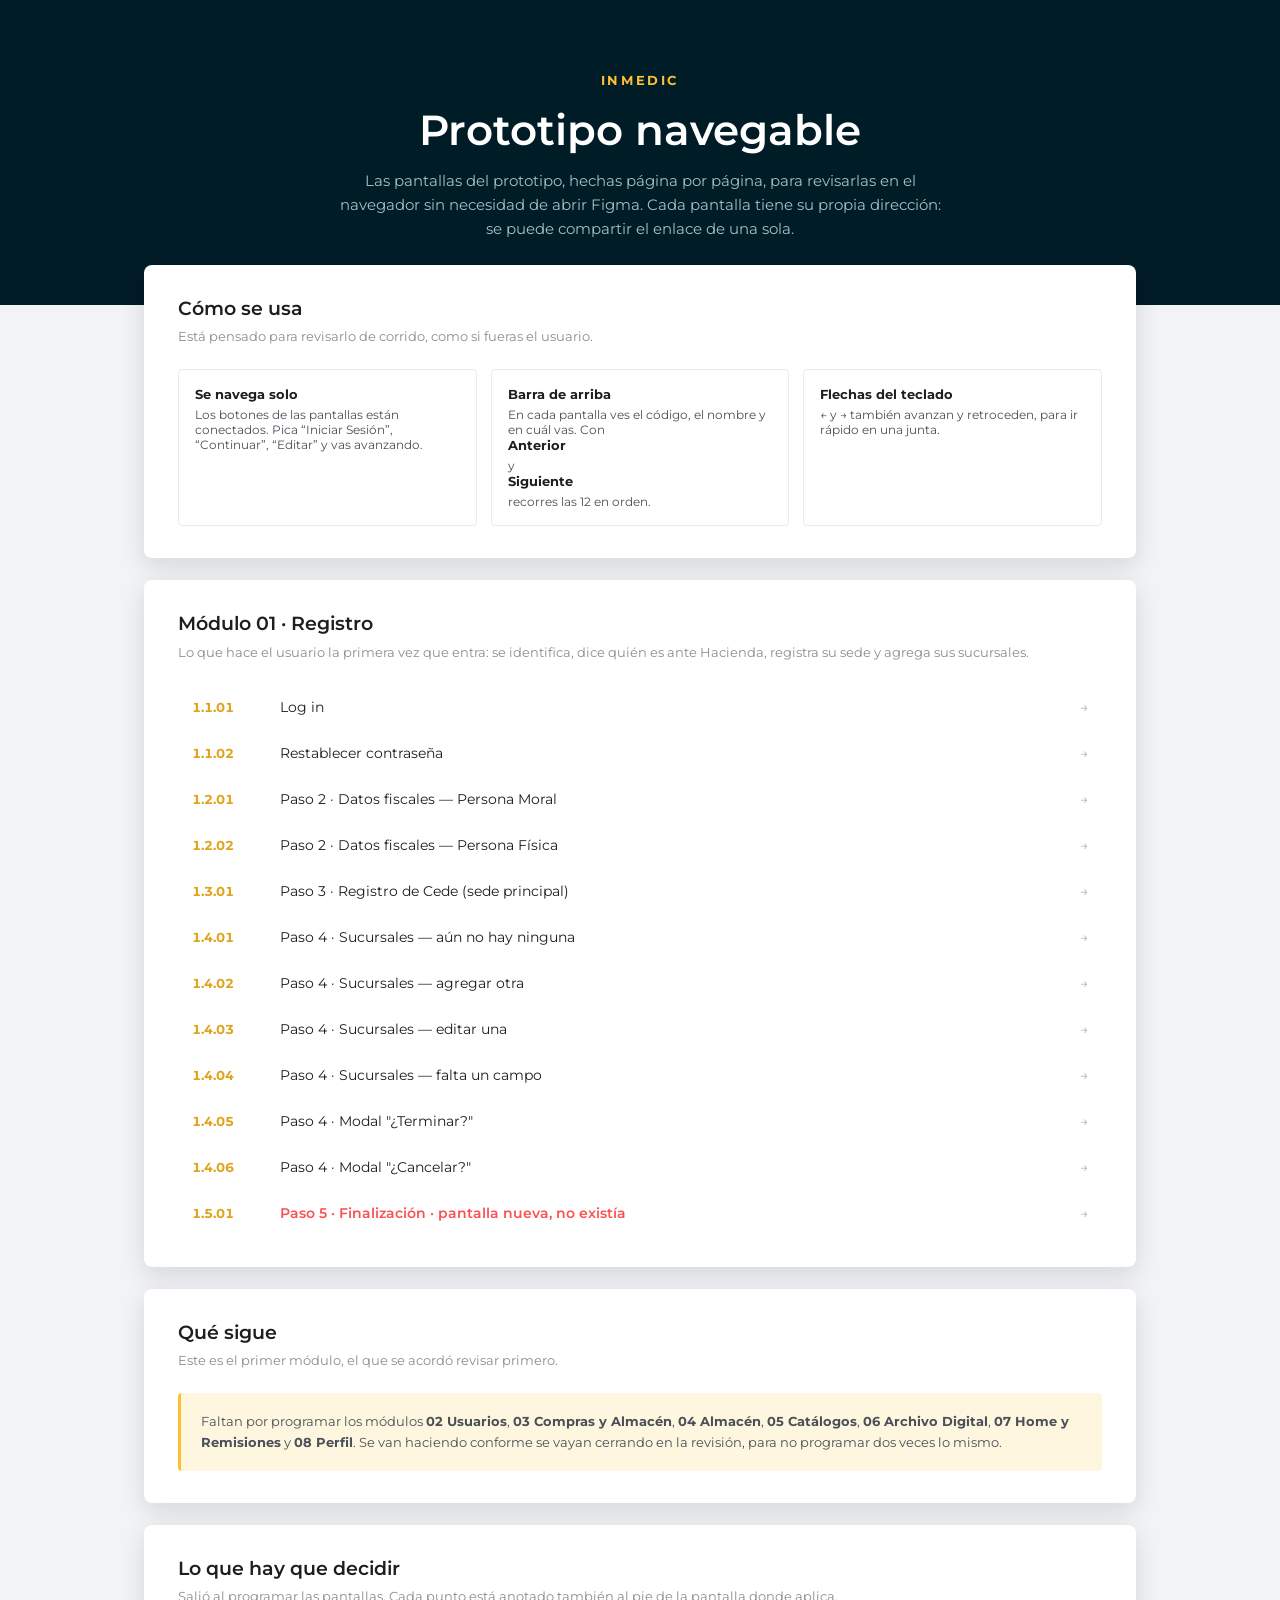
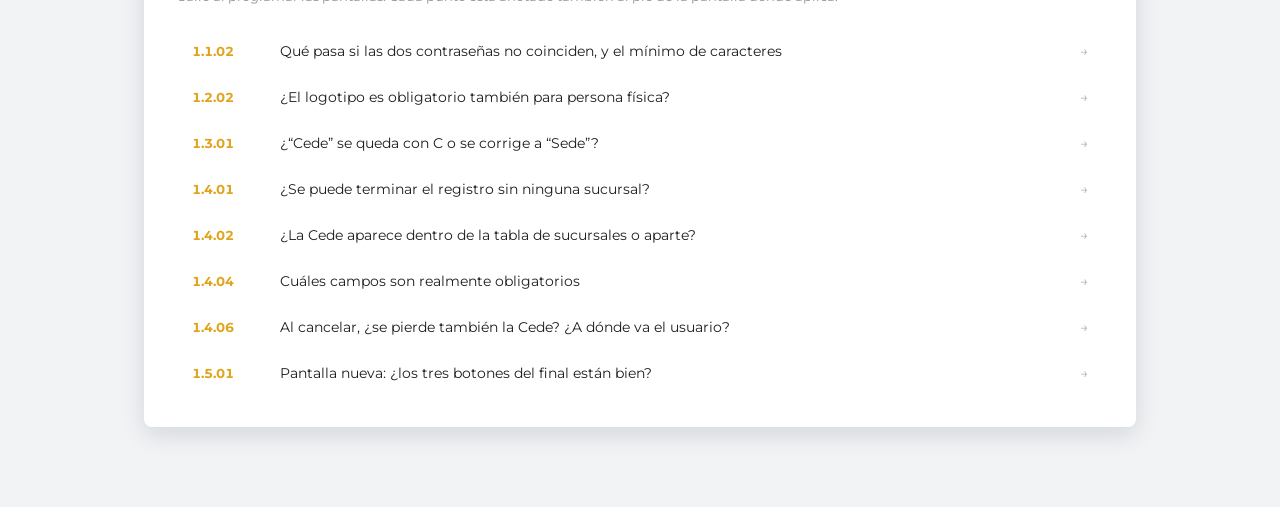
<file: index.html>
<!doctype html>
<html lang="es">
<head>
<meta charset="utf-8">
<meta name="viewport" content="width=device-width, initial-scale=1">
<title>INMEDIC · Prototipo navegable</title>
<link rel="preconnect" href="https://fonts.googleapis.com">
<link rel="preconnect" href="https://fonts.gstatic.com" crossorigin>
<link href="https://fonts.googleapis.com/css2?family=Montserrat:wght@400;500;600;700&display=swap" rel="stylesheet">
<link rel="stylesheet" href="assets/estilos.css">
</head>
<body>

<header class="portada">
  <div class="marca">INMEDIC</div>
  <h1>Prototipo navegable</h1>
  <p>Las pantallas del prototipo, hechas página por página, para revisarlas en el navegador sin necesidad de abrir Figma.
     Cada pantalla tiene su propia dirección: se puede compartir el enlace de una sola.</p>
</header>

<main class="contenido">

  <section class="tarjeta">
    <h2>Cómo se usa</h2>
    <p>Está pensado para revisarlo de corrido, como si fueras el usuario.</p>
    <div class="leyenda">
      <div class="leyenda__item">
        <b>Se navega solo</b>
        Los botones de las pantallas están conectados. Pica “Iniciar Sesión”, “Continuar”, “Editar” y vas avanzando.
      </div>
      <div class="leyenda__item">
        <b>Barra de arriba</b>
        En cada pantalla ves el código, el nombre y en cuál vas. Con <b>Anterior</b> y <b>Siguiente</b> recorres las 12 en orden.
      </div>
      <div class="leyenda__item">
        <b>Flechas del teclado</b>
        ← y → también avanzan y retroceden, para ir rápido en una junta.
      </div>
    </div>
  </section>

  <section class="tarjeta">
    <h2>Módulo 01 · Registro</h2>
    <p>Lo que hace el usuario la primera vez que entra: se identifica, dice quién es ante Hacienda, registra su sede y agrega sus sucursales.</p>
    <div class="lista-pantallas" id="lista-registro"></div>
  </section>

  <section class="tarjeta">
    <h2>Qué sigue</h2>
    <p>Este es el primer módulo, el que se acordó revisar primero.</p>
    <div class="aviso">
      Faltan por programar los módulos <b>02 Usuarios</b>, <b>03 Compras y Almacén</b>, <b>04 Almacén</b>,
      <b>05 Catálogos</b>, <b>06 Archivo Digital</b>, <b>07 Home y Remisiones</b> y <b>08 Perfil</b>.
      Se van haciendo conforme se vayan cerrando en la revisión, para no programar dos veces lo mismo.
    </div>
  </section>

  <section class="tarjeta">
    <h2>Lo que hay que decidir</h2>
    <p>Salió al programar las pantallas. Cada punto está anotado también al pie de la pantalla donde aplica.</p>
    <div class="lista-pantallas">
      <a href="01-registro/1.1.02-restablecer-contrasena.html"><span class="cod">1.1.02</span><span class="nom">Qué pasa si las dos contraseñas no coinciden, y el mínimo de caracteres</span><span class="flecha">→</span></a>
      <a href="01-registro/1.2.02-datos-fiscales-fisica.html"><span class="cod">1.2.02</span><span class="nom">¿El logotipo es obligatorio también para persona física?</span><span class="flecha">→</span></a>
      <a href="01-registro/1.3.01-registro-de-cede.html"><span class="cod">1.3.01</span><span class="nom">¿“Cede” se queda con C o se corrige a “Sede”?</span><span class="flecha">→</span></a>
      <a href="01-registro/1.4.01-sucursales-vacio.html"><span class="cod">1.4.01</span><span class="nom">¿Se puede terminar el registro sin ninguna sucursal?</span><span class="flecha">→</span></a>
      <a href="01-registro/1.4.02-sucursales-agregar.html"><span class="cod">1.4.02</span><span class="nom">¿La Cede aparece dentro de la tabla de sucursales o aparte?</span><span class="flecha">→</span></a>
      <a href="01-registro/1.4.04-sucursales-error.html"><span class="cod">1.4.04</span><span class="nom">Cuáles campos son realmente obligatorios</span><span class="flecha">→</span></a>
      <a href="01-registro/1.4.06-modal-cancelar.html"><span class="cod">1.4.06</span><span class="nom">Al cancelar, ¿se pierde también la Cede? ¿A dónde va el usuario?</span><span class="flecha">→</span></a>
      <a href="01-registro/1.5.01-finalizacion.html"><span class="cod">1.5.01</span><span class="nom">Pantalla nueva: ¿los tres botones del final están bien?</span><span class="flecha">→</span></a>
    </div>
  </section>

</main>

<script src="assets/app.js"></script>
</body>
</html>
</file>
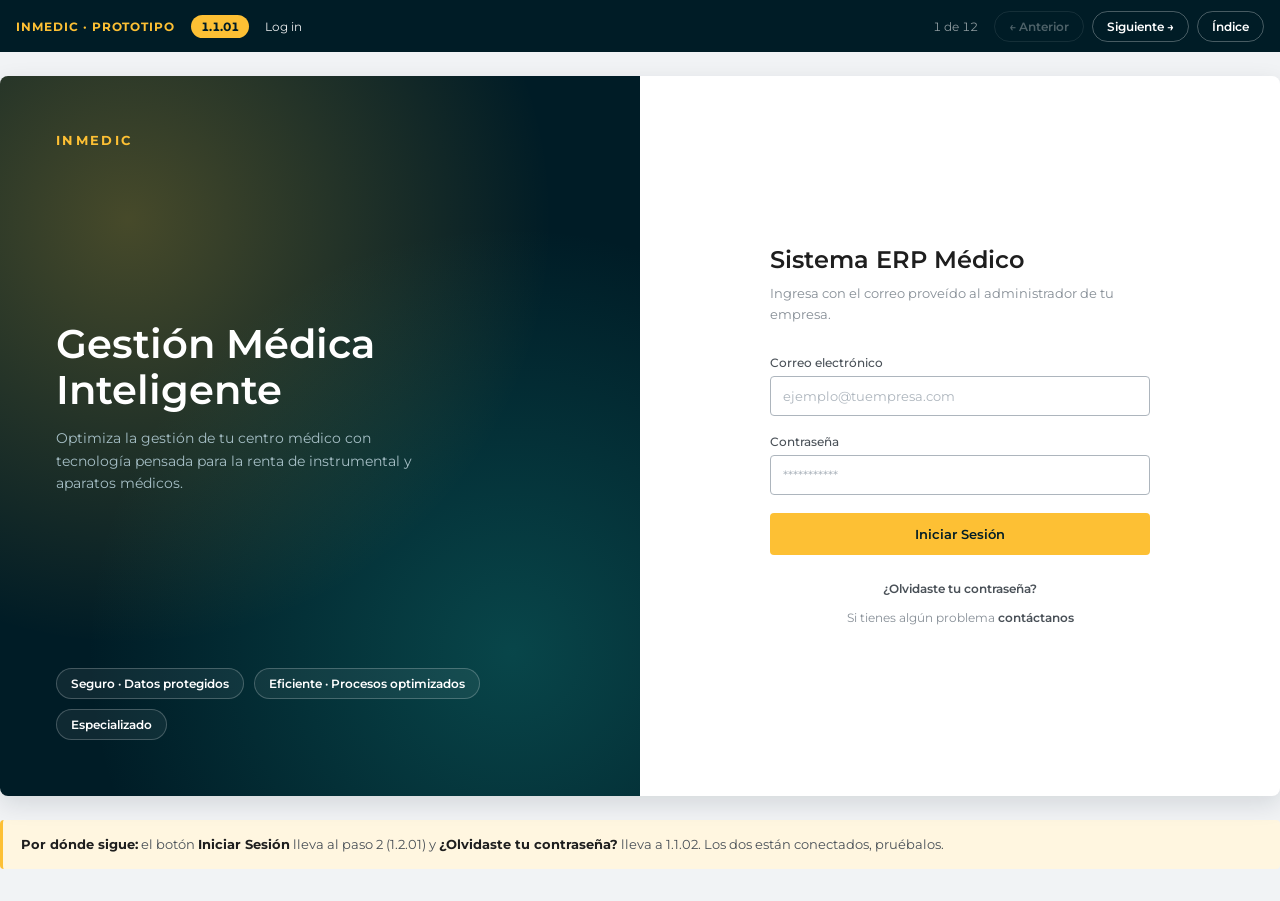
<file: 01-registro/1.1.01-log-in.html>
<!doctype html>
<html lang="es">
<head>
<meta charset="utf-8">
<meta name="viewport" content="width=device-width, initial-scale=1">
<title>1.1.01 · Log in — INMEDIC</title>
<link rel="preconnect" href="https://fonts.googleapis.com">
<link rel="preconnect" href="https://fonts.gstatic.com" crossorigin>
<link href="https://fonts.googleapis.com/css2?family=Montserrat:wght@400;500;600;700&display=swap" rel="stylesheet">
<link rel="stylesheet" href="../assets/estilos.css">
</head>
<body data-codigo="1.1.01">

<div id="barra"></div>

<div class="lienzo">
  <div class="login">

    <div class="login__arte">
      <div class="login__marca">INMEDIC</div>
      <div>
        <h1>Gestión Médica<br>Inteligente</h1>
        <p>Optimiza la gestión de tu centro médico con tecnología pensada para la renta de instrumental y aparatos médicos.</p>
      </div>
      <div class="insignias">
        <span class="insignia">Seguro · Datos protegidos</span>
        <span class="insignia">Eficiente · Procesos optimizados</span>
        <span class="insignia">Especializado</span>
      </div>
    </div>

    <div class="login__panel">
      <form class="login__caja">
        <h2>Sistema ERP Médico</h2>
        <p>Ingresa con el correo proveído al administrador de tu empresa.</p>

        <div class="campo">
          <label for="correo">Correo electrónico</label>
          <input id="correo" type="email" placeholder="ejemplo@tuempresa.com">
        </div>

        <div class="campo">
          <label for="pass">Contraseña</label>
          <input id="pass" type="password" placeholder="***********">
        </div>

        <a class="btn btn--principal btn--ancho" href="1.2.01-datos-fiscales-moral.html">Iniciar Sesión</a>

        <div class="login__pie">
          <p style="margin-bottom:10px"><a href="1.1.02-restablecer-contrasena.html">¿Olvidaste tu contraseña?</a></p>
          <p>Si tienes algún problema <a href="#">contáctanos</a></p>
        </div>
      </form>
    </div>

  </div>
</div>

<p class="nota-pantalla">
  <b>Por dónde sigue:</b> el botón <b>Iniciar Sesión</b> lleva al paso 2 (1.2.01) y
  <b>¿Olvidaste tu contraseña?</b> lleva a 1.1.02. Los dos están conectados, pruébalos.
</p>

<script src="../assets/app.js"></script>
</body>
</html>
</file>
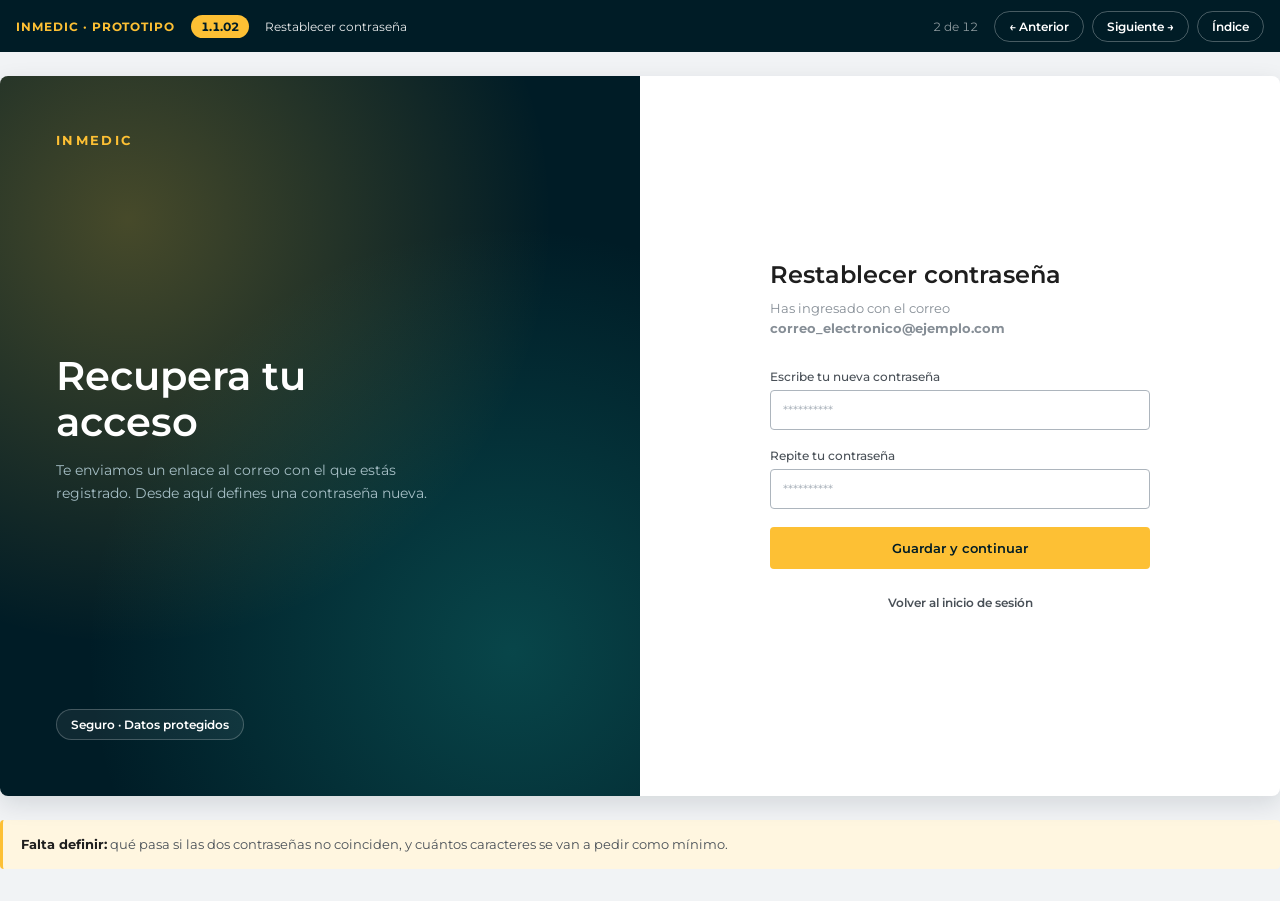
<file: 01-registro/1.1.02-restablecer-contrasena.html>
<!doctype html>
<html lang="es">
<head>
<meta charset="utf-8">
<meta name="viewport" content="width=device-width, initial-scale=1">
<title>1.1.02 · Restablecer contraseña — INMEDIC</title>
<link rel="preconnect" href="https://fonts.googleapis.com">
<link rel="preconnect" href="https://fonts.gstatic.com" crossorigin>
<link href="https://fonts.googleapis.com/css2?family=Montserrat:wght@400;500;600;700&display=swap" rel="stylesheet">
<link rel="stylesheet" href="../assets/estilos.css">
</head>
<body data-codigo="1.1.02">

<div id="barra"></div>

<div class="lienzo">
  <div class="login">

    <div class="login__arte">
      <div class="login__marca">INMEDIC</div>
      <div>
        <h1>Recupera tu<br>acceso</h1>
        <p>Te enviamos un enlace al correo con el que estás registrado. Desde aquí defines una contraseña nueva.</p>
      </div>
      <div class="insignias">
        <span class="insignia">Seguro · Datos protegidos</span>
      </div>
    </div>

    <div class="login__panel">
      <form class="login__caja">
        <h2>Restablecer contraseña</h2>
        <p>Has ingresado con el correo <b>correo_electronico@ejemplo.com</b></p>

        <div class="campo">
          <label for="nueva">Escribe tu nueva contraseña</label>
          <input id="nueva" type="password" placeholder="**********">
        </div>

        <div class="campo">
          <label for="repite">Repite tu contraseña</label>
          <input id="repite" type="password" placeholder="**********">
        </div>

        <a class="btn btn--principal btn--ancho" href="1.2.01-datos-fiscales-moral.html">Guardar y continuar</a>

        <div class="login__pie">
          <p><a href="1.1.01-log-in.html">Volver al inicio de sesión</a></p>
        </div>
      </form>
    </div>

  </div>
</div>

<p class="nota-pantalla">
  <b>Falta definir:</b> qué pasa si las dos contraseñas no coinciden, y cuántos caracteres se van a pedir como mínimo.
</p>

<script src="../assets/app.js"></script>
</body>
</html>
</file>
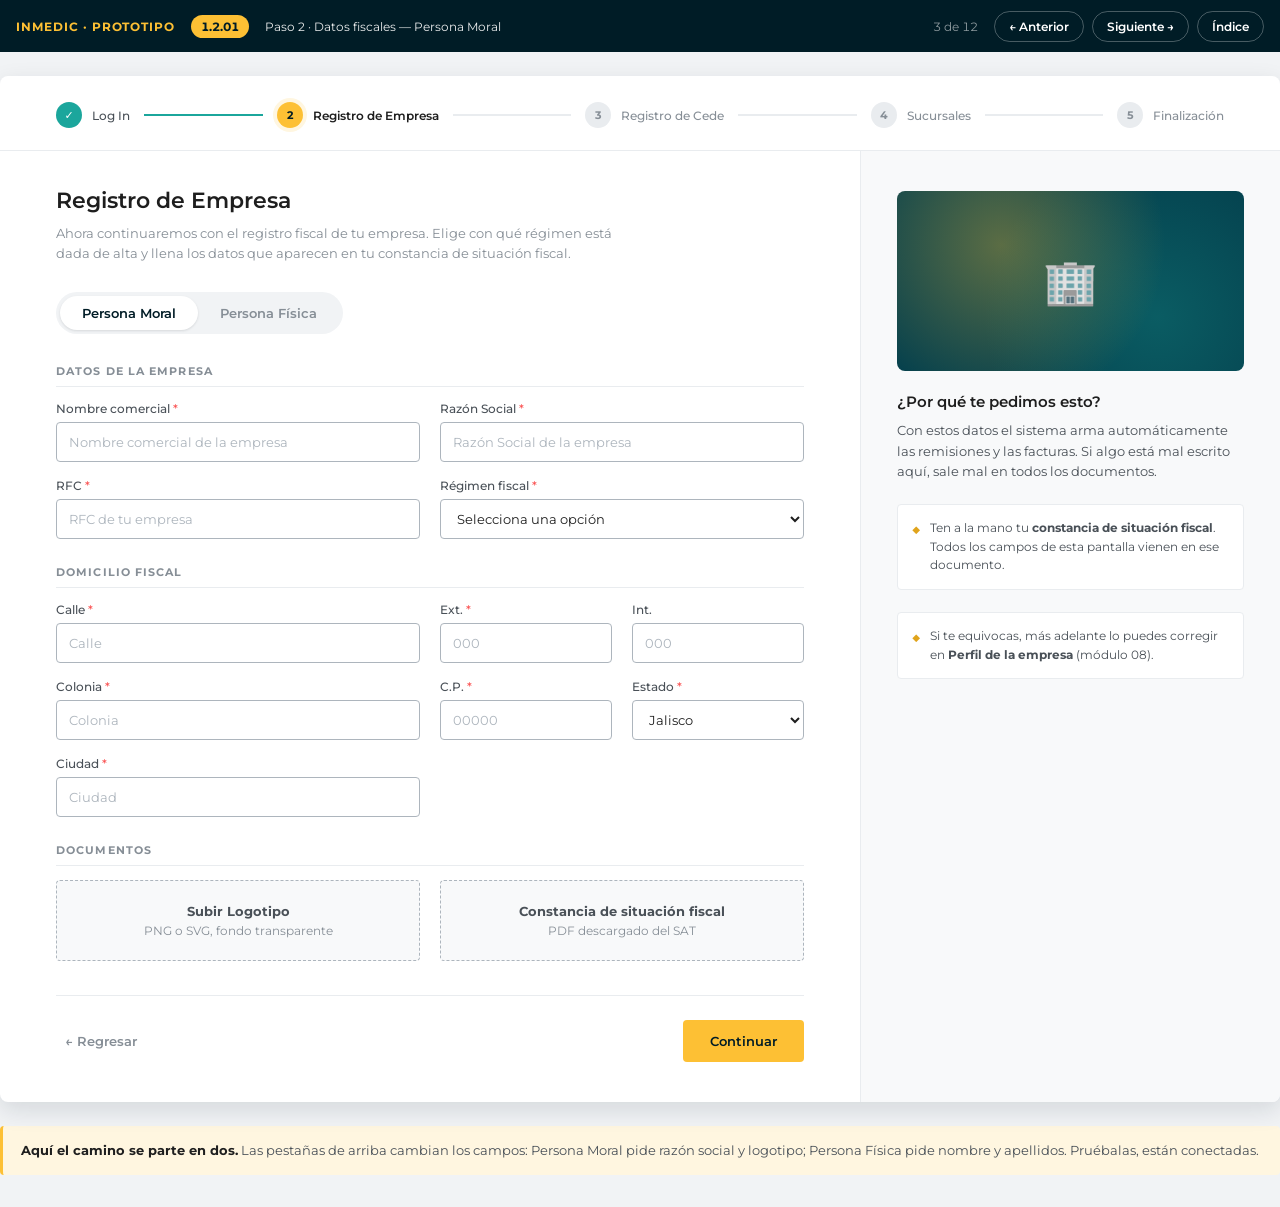
<file: 01-registro/1.2.01-datos-fiscales-moral.html>
<!doctype html>
<html lang="es">
<head>
<meta charset="utf-8">
<meta name="viewport" content="width=device-width, initial-scale=1">
<title>1.2.01 · Datos fiscales — Persona Moral — INMEDIC</title>
<link rel="preconnect" href="https://fonts.googleapis.com">
<link rel="preconnect" href="https://fonts.gstatic.com" crossorigin>
<link href="https://fonts.googleapis.com/css2?family=Montserrat:wght@400;500;600;700&display=swap" rel="stylesheet">
<link rel="stylesheet" href="../assets/estilos.css">
</head>
<body data-codigo="1.2.01">

<div id="barra"></div>

<div class="lienzo">

  <header class="progreso">
    <div class="progreso__paso es-hecho"><span class="progreso__bolita">✓</span><span class="progreso__texto">Log In</span></div>
    <div class="progreso__linea"></div>
    <div class="progreso__paso es-actual"><span class="progreso__bolita">2</span><span class="progreso__texto">Registro de Empresa</span></div>
    <div class="progreso__linea"></div>
    <div class="progreso__paso"><span class="progreso__bolita">3</span><span class="progreso__texto">Registro de Cede</span></div>
    <div class="progreso__linea"></div>
    <div class="progreso__paso"><span class="progreso__bolita">4</span><span class="progreso__texto">Sucursales</span></div>
    <div class="progreso__linea"></div>
    <div class="progreso__paso"><span class="progreso__bolita">5</span><span class="progreso__texto">Finalización</span></div>
  </header>

  <div class="asistente">
    <form class="asistente__form">

      <div class="encabezado-paso">
        <h2>Registro de Empresa</h2>
        <p>Ahora continuaremos con el registro fiscal de tu empresa. Elige con qué régimen está dada de alta y llena los datos que aparecen en tu constancia de situación fiscal.</p>
      </div>

      <div class="pestanas">
        <a class="es-activa" href="1.2.01-datos-fiscales-moral.html">Persona Moral</a>
        <a href="1.2.02-datos-fiscales-fisica.html">Persona Física</a>
      </div>

      <div class="grupo">
        <div class="grupo__titulo">Datos de la empresa</div>
        <div class="rejilla dos">
          <div class="campo">
            <label for="comercial">Nombre comercial <span class="req">*</span></label>
            <input id="comercial" placeholder="Nombre comercial de la empresa">
          </div>
          <div class="campo">
            <label for="razon">Razón Social <span class="req">*</span></label>
            <input id="razon" placeholder="Razón Social de la empresa">
          </div>
          <div class="campo">
            <label for="rfc">RFC <span class="req">*</span></label>
            <input id="rfc" placeholder="RFC de tu empresa" maxlength="12">
          </div>
          <div class="campo">
            <label for="regimen">Régimen fiscal <span class="req">*</span></label>
            <select id="regimen">
              <option>Selecciona una opción</option>
              <option>601 · General de Ley Personas Morales</option>
              <option>603 · Personas Morales con Fines no Lucrativos</option>
              <option>620 · Sociedades Cooperativas de Producción</option>
            </select>
          </div>
        </div>
      </div>

      <div class="grupo">
        <div class="grupo__titulo">Domicilio Fiscal</div>
        <div class="rejilla cuatro">
          <div class="campo col-2">
            <label for="calle">Calle <span class="req">*</span></label>
            <input id="calle" placeholder="Calle">
          </div>
          <div class="campo">
            <label for="ext">Ext. <span class="req">*</span></label>
            <input id="ext" placeholder="000">
          </div>
          <div class="campo">
            <label for="int">Int.</label>
            <input id="int" placeholder="000">
          </div>
          <div class="campo col-2">
            <label for="colonia">Colonia <span class="req">*</span></label>
            <input id="colonia" placeholder="Colonia">
          </div>
          <div class="campo">
            <label for="cp">C.P. <span class="req">*</span></label>
            <input id="cp" placeholder="00000" maxlength="5">
          </div>
          <div class="campo">
            <label for="estado">Estado <span class="req">*</span></label>
            <select id="estado"><option>Jalisco</option><option>Ciudad de México</option><option>Nuevo León</option></select>
          </div>
          <div class="campo col-2">
            <label for="ciudad">Ciudad <span class="req">*</span></label>
            <input id="ciudad" placeholder="Ciudad">
          </div>
        </div>
      </div>

      <div class="grupo">
        <div class="grupo__titulo">Documentos</div>
        <div class="rejilla dos">
          <div class="subir">
            <b>Subir Logotipo</b>
            PNG o SVG, fondo transparente
          </div>
          <div class="subir">
            <b>Constancia de situación fiscal</b>
            PDF descargado del SAT
          </div>
        </div>
      </div>

      <div class="botones">
        <a class="btn btn--texto" href="1.1.01-log-in.html">← Regresar</a>
        <div class="botones__der">
          <a class="btn btn--principal" href="1.3.01-registro-de-cede.html">Continuar</a>
        </div>
      </div>

    </form>

    <aside class="asistente__ayuda ayuda">
      <div class="ayuda__ilustracion">🏢</div>
      <div>
        <h3>¿Por qué te pedimos esto?</h3>
        <p>Con estos datos el sistema arma automáticamente las remisiones y las facturas. Si algo está mal escrito aquí, sale mal en todos los documentos.</p>
      </div>
      <div class="tip">
        <span class="icono">◆</span>
        <span>Ten a la mano tu <b>constancia de situación fiscal</b>. Todos los campos de esta pantalla vienen en ese documento.</span>
      </div>
      <div class="tip">
        <span class="icono">◆</span>
        <span>Si te equivocas, más adelante lo puedes corregir en <b>Perfil de la empresa</b> (módulo 08).</span>
      </div>
    </aside>
  </div>

</div>

<p class="nota-pantalla">
  <b>Aquí el camino se parte en dos.</b> Las pestañas de arriba cambian los campos: Persona Moral pide razón social y logotipo;
  Persona Física pide nombre y apellidos. Pruébalas, están conectadas.
</p>

<script src="../assets/app.js"></script>
</body>
</html>
</file>
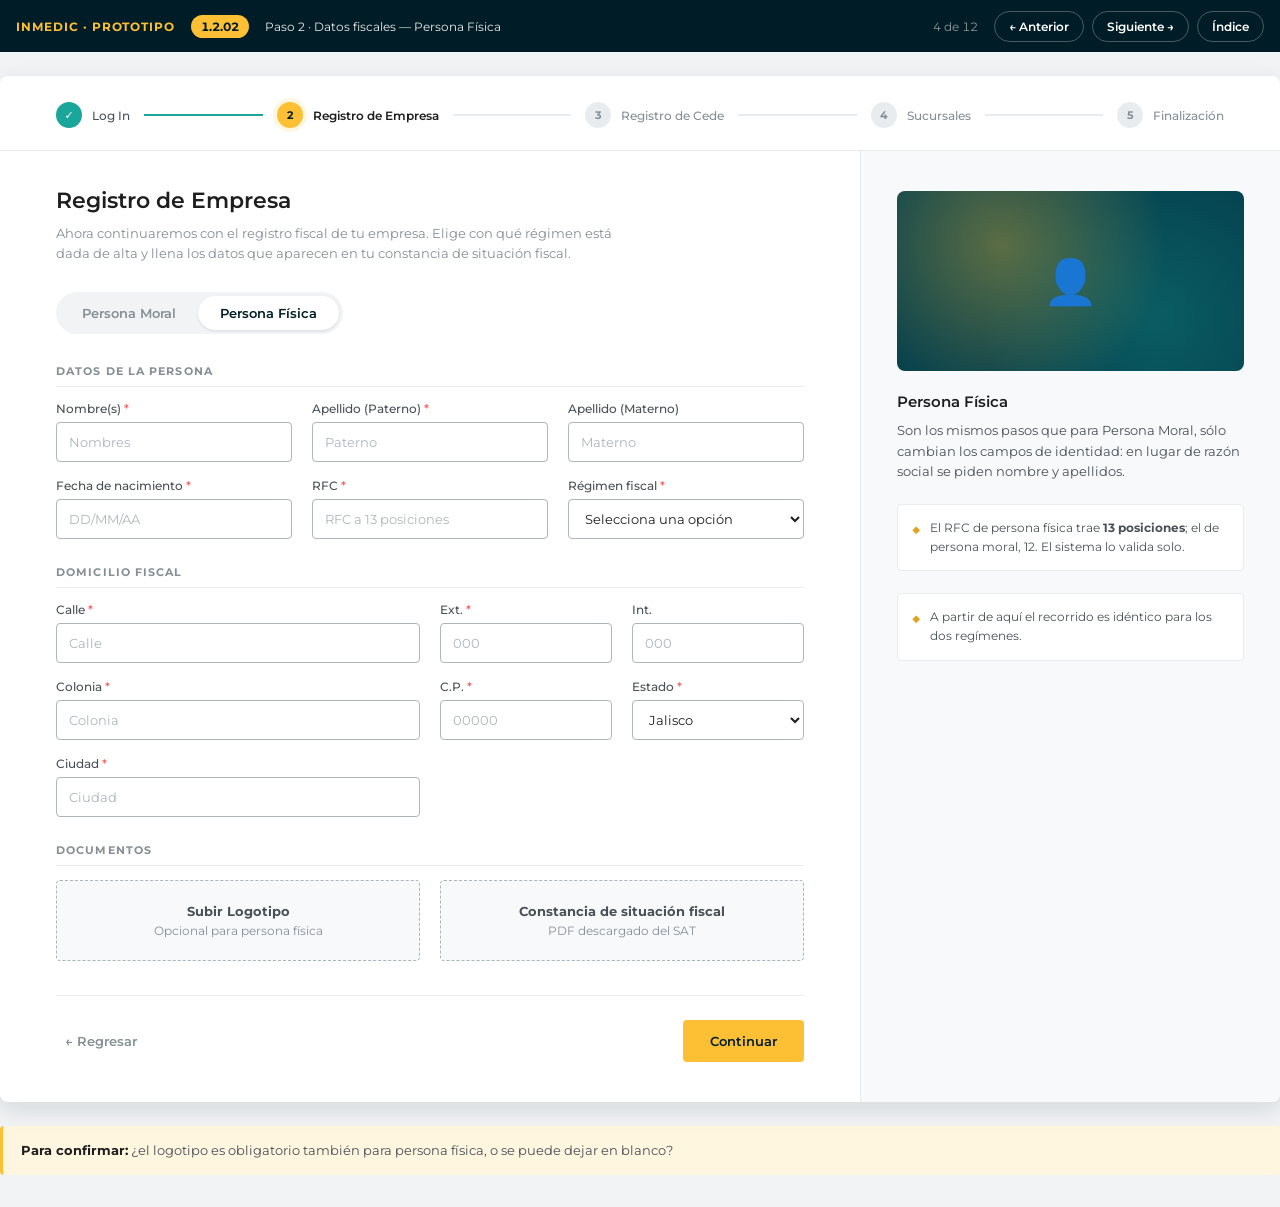
<file: 01-registro/1.2.02-datos-fiscales-fisica.html>
<!doctype html>
<html lang="es">
<head>
<meta charset="utf-8">
<meta name="viewport" content="width=device-width, initial-scale=1">
<title>1.2.02 · Datos fiscales — Persona Física — INMEDIC</title>
<link rel="preconnect" href="https://fonts.googleapis.com">
<link rel="preconnect" href="https://fonts.gstatic.com" crossorigin>
<link href="https://fonts.googleapis.com/css2?family=Montserrat:wght@400;500;600;700&display=swap" rel="stylesheet">
<link rel="stylesheet" href="../assets/estilos.css">
</head>
<body data-codigo="1.2.02">

<div id="barra"></div>

<div class="lienzo">

  <header class="progreso">
    <div class="progreso__paso es-hecho"><span class="progreso__bolita">✓</span><span class="progreso__texto">Log In</span></div>
    <div class="progreso__linea"></div>
    <div class="progreso__paso es-actual"><span class="progreso__bolita">2</span><span class="progreso__texto">Registro de Empresa</span></div>
    <div class="progreso__linea"></div>
    <div class="progreso__paso"><span class="progreso__bolita">3</span><span class="progreso__texto">Registro de Cede</span></div>
    <div class="progreso__linea"></div>
    <div class="progreso__paso"><span class="progreso__bolita">4</span><span class="progreso__texto">Sucursales</span></div>
    <div class="progreso__linea"></div>
    <div class="progreso__paso"><span class="progreso__bolita">5</span><span class="progreso__texto">Finalización</span></div>
  </header>

  <div class="asistente">
    <form class="asistente__form">

      <div class="encabezado-paso">
        <h2>Registro de Empresa</h2>
        <p>Ahora continuaremos con el registro fiscal de tu empresa. Elige con qué régimen está dada de alta y llena los datos que aparecen en tu constancia de situación fiscal.</p>
      </div>

      <div class="pestanas">
        <a href="1.2.01-datos-fiscales-moral.html">Persona Moral</a>
        <a class="es-activa" href="1.2.02-datos-fiscales-fisica.html">Persona Física</a>
      </div>

      <div class="grupo">
        <div class="grupo__titulo">Datos de la persona</div>
        <div class="rejilla tres">
          <div class="campo">
            <label for="nombres">Nombre(s) <span class="req">*</span></label>
            <input id="nombres" placeholder="Nombres">
          </div>
          <div class="campo">
            <label for="paterno">Apellido (Paterno) <span class="req">*</span></label>
            <input id="paterno" placeholder="Paterno">
          </div>
          <div class="campo">
            <label for="materno">Apellido (Materno)</label>
            <input id="materno" placeholder="Materno">
          </div>
          <div class="campo">
            <label for="nacimiento">Fecha de nacimiento <span class="req">*</span></label>
            <input id="nacimiento" placeholder="DD/MM/AA">
          </div>
          <div class="campo">
            <label for="rfc">RFC <span class="req">*</span></label>
            <input id="rfc" placeholder="RFC a 13 posiciones" maxlength="13">
          </div>
          <div class="campo">
            <label for="regimen">Régimen fiscal <span class="req">*</span></label>
            <select id="regimen">
              <option>Selecciona una opción</option>
              <option>612 · Actividades Empresariales y Profesionales</option>
              <option>621 · Incorporación Fiscal</option>
              <option>626 · Régimen Simplificado de Confianza</option>
            </select>
          </div>
        </div>
      </div>

      <div class="grupo">
        <div class="grupo__titulo">Domicilio Fiscal</div>
        <div class="rejilla cuatro">
          <div class="campo col-2">
            <label for="calle">Calle <span class="req">*</span></label>
            <input id="calle" placeholder="Calle">
          </div>
          <div class="campo">
            <label for="ext">Ext. <span class="req">*</span></label>
            <input id="ext" placeholder="000">
          </div>
          <div class="campo">
            <label for="int">Int.</label>
            <input id="int" placeholder="000">
          </div>
          <div class="campo col-2">
            <label for="colonia">Colonia <span class="req">*</span></label>
            <input id="colonia" placeholder="Colonia">
          </div>
          <div class="campo">
            <label for="cp">C.P. <span class="req">*</span></label>
            <input id="cp" placeholder="00000" maxlength="5">
          </div>
          <div class="campo">
            <label for="estado">Estado <span class="req">*</span></label>
            <select id="estado"><option>Jalisco</option><option>Ciudad de México</option><option>Nuevo León</option></select>
          </div>
          <div class="campo col-2">
            <label for="ciudad">Ciudad <span class="req">*</span></label>
            <input id="ciudad" placeholder="Ciudad">
          </div>
        </div>
      </div>

      <div class="grupo">
        <div class="grupo__titulo">Documentos</div>
        <div class="rejilla dos">
          <div class="subir">
            <b>Subir Logotipo</b>
            Opcional para persona física
          </div>
          <div class="subir">
            <b>Constancia de situación fiscal</b>
            PDF descargado del SAT
          </div>
        </div>
      </div>

      <div class="botones">
        <a class="btn btn--texto" href="1.1.01-log-in.html">← Regresar</a>
        <div class="botones__der">
          <a class="btn btn--principal" href="1.3.01-registro-de-cede.html">Continuar</a>
        </div>
      </div>

    </form>

    <aside class="asistente__ayuda ayuda">
      <div class="ayuda__ilustracion">👤</div>
      <div>
        <h3>Persona Física</h3>
        <p>Son los mismos pasos que para Persona Moral, sólo cambian los campos de identidad: en lugar de razón social se piden nombre y apellidos.</p>
      </div>
      <div class="tip">
        <span class="icono">◆</span>
        <span>El RFC de persona física trae <b>13 posiciones</b>; el de persona moral, 12. El sistema lo valida solo.</span>
      </div>
      <div class="tip">
        <span class="icono">◆</span>
        <span>A partir de aquí el recorrido es idéntico para los dos regímenes.</span>
      </div>
    </aside>
  </div>

</div>

<p class="nota-pantalla">
  <b>Para confirmar:</b> ¿el logotipo es obligatorio también para persona física, o se puede dejar en blanco?
</p>

<script src="../assets/app.js"></script>
</body>
</html>
</file>
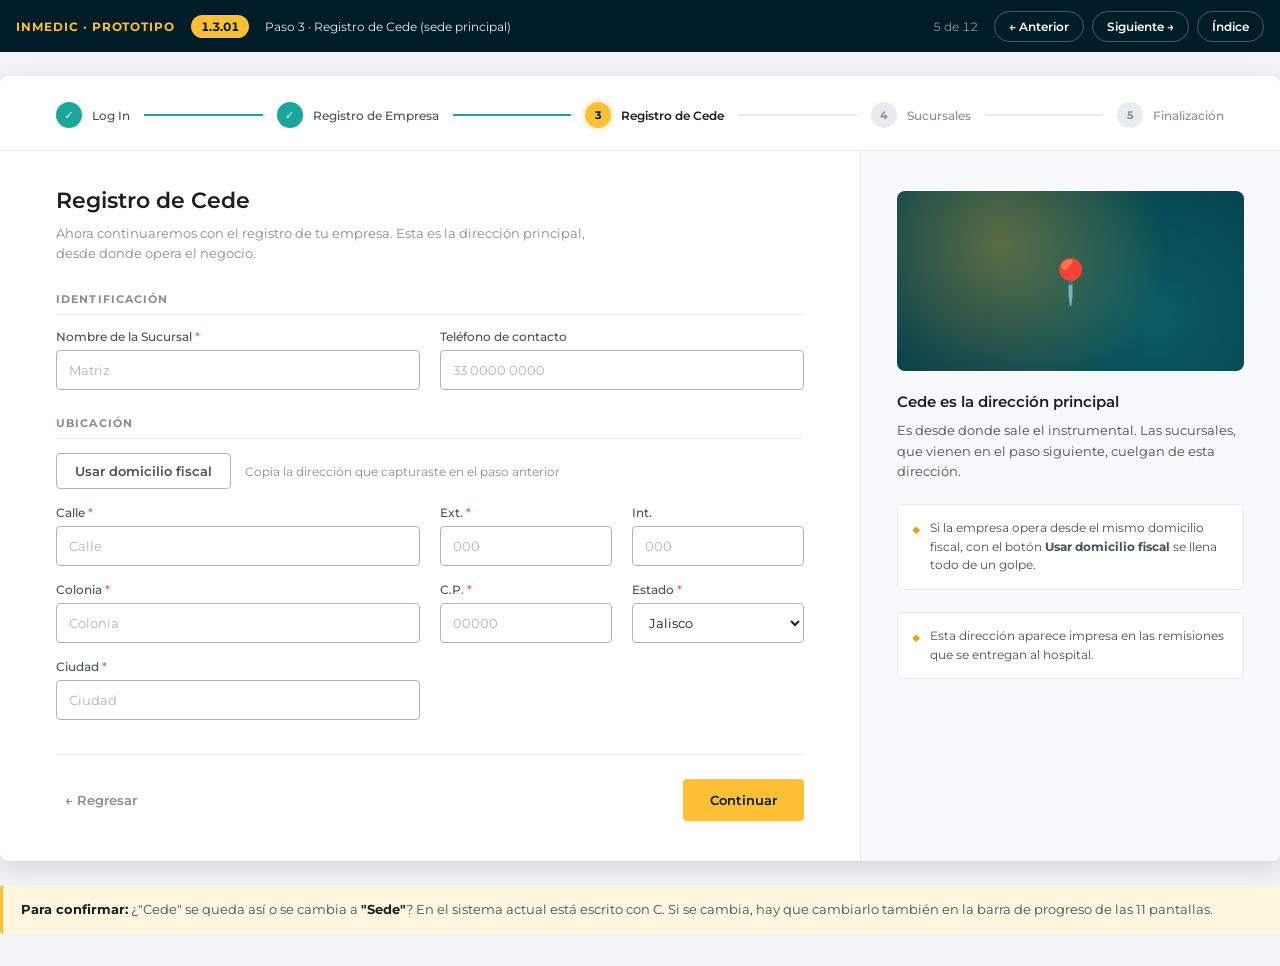
<file: 01-registro/1.3.01-registro-de-cede.html>
<!doctype html>
<html lang="es">
<head>
<meta charset="utf-8">
<meta name="viewport" content="width=device-width, initial-scale=1">
<title>1.3.01 · Registro de Cede — INMEDIC</title>
<link rel="preconnect" href="https://fonts.googleapis.com">
<link rel="preconnect" href="https://fonts.gstatic.com" crossorigin>
<link href="https://fonts.googleapis.com/css2?family=Montserrat:wght@400;500;600;700&display=swap" rel="stylesheet">
<link rel="stylesheet" href="../assets/estilos.css">
</head>
<body data-codigo="1.3.01">

<div id="barra"></div>

<div class="lienzo">

  <header class="progreso">
    <div class="progreso__paso es-hecho"><span class="progreso__bolita">✓</span><span class="progreso__texto">Log In</span></div>
    <div class="progreso__linea"></div>
    <div class="progreso__paso es-hecho"><span class="progreso__bolita">✓</span><span class="progreso__texto">Registro de Empresa</span></div>
    <div class="progreso__linea"></div>
    <div class="progreso__paso es-actual"><span class="progreso__bolita">3</span><span class="progreso__texto">Registro de Cede</span></div>
    <div class="progreso__linea"></div>
    <div class="progreso__paso"><span class="progreso__bolita">4</span><span class="progreso__texto">Sucursales</span></div>
    <div class="progreso__linea"></div>
    <div class="progreso__paso"><span class="progreso__bolita">5</span><span class="progreso__texto">Finalización</span></div>
  </header>

  <div class="asistente">
    <form class="asistente__form">

      <div class="encabezado-paso">
        <h2>Registro de Cede</h2>
        <p>Ahora continuaremos con el registro de tu empresa. Esta es la dirección principal, desde donde opera el negocio.</p>
      </div>

      <div class="grupo">
        <div class="grupo__titulo">Identificación</div>
        <div class="rejilla dos">
          <div class="campo">
            <label for="nombre">Nombre de la Sucursal <span class="req">*</span></label>
            <input id="nombre" placeholder="Matriz">
          </div>
          <div class="campo">
            <label for="tel">Teléfono de contacto</label>
            <input id="tel" placeholder="33 0000 0000">
          </div>
        </div>
      </div>

      <div class="grupo">
        <div class="grupo__titulo">Ubicación</div>

        <div style="margin-bottom:16px">
          <button type="button" class="btn btn--fantasma" style="height:36px;padding:0 18px">Usar domicilio fiscal</button>
          <span style="font-size:12px;color:var(--gris-500);margin-left:10px">Copia la dirección que capturaste en el paso anterior</span>
        </div>

        <div class="rejilla cuatro">
          <div class="campo col-2">
            <label for="calle">Calle <span class="req">*</span></label>
            <input id="calle" placeholder="Calle">
          </div>
          <div class="campo">
            <label for="ext">Ext. <span class="req">*</span></label>
            <input id="ext" placeholder="000">
          </div>
          <div class="campo">
            <label for="int">Int.</label>
            <input id="int" placeholder="000">
          </div>
          <div class="campo col-2">
            <label for="colonia">Colonia <span class="req">*</span></label>
            <input id="colonia" placeholder="Colonia">
          </div>
          <div class="campo">
            <label for="cp">C.P. <span class="req">*</span></label>
            <input id="cp" placeholder="00000" maxlength="5">
          </div>
          <div class="campo">
            <label for="estado">Estado <span class="req">*</span></label>
            <select id="estado"><option>Jalisco</option><option>Ciudad de México</option><option>Nuevo León</option></select>
          </div>
          <div class="campo col-2">
            <label for="ciudad">Ciudad <span class="req">*</span></label>
            <input id="ciudad" placeholder="Ciudad">
          </div>
        </div>
      </div>

      <div class="botones">
        <a class="btn btn--texto" href="1.2.01-datos-fiscales-moral.html">← Regresar</a>
        <div class="botones__der">
          <a class="btn btn--principal" href="1.4.01-sucursales-vacio.html">Continuar</a>
        </div>
      </div>

    </form>

    <aside class="asistente__ayuda ayuda">
      <div class="ayuda__ilustracion">📍</div>
      <div>
        <h3>Cede es la dirección principal</h3>
        <p>Es desde donde sale el instrumental. Las sucursales, que vienen en el paso siguiente, cuelgan de esta dirección.</p>
      </div>
      <div class="tip">
        <span class="icono">◆</span>
        <span>Si la empresa opera desde el mismo domicilio fiscal, con el botón <b>Usar domicilio fiscal</b> se llena todo de un golpe.</span>
      </div>
      <div class="tip">
        <span class="icono">◆</span>
        <span>Esta dirección aparece impresa en las remisiones que se entregan al hospital.</span>
      </div>
    </aside>
  </div>

</div>

<p class="nota-pantalla">
  <b>Para confirmar:</b> ¿"Cede" se queda así o se cambia a <b>"Sede"</b>? En el sistema actual está escrito con C.
  Si se cambia, hay que cambiarlo también en la barra de progreso de las 11 pantallas.
</p>

<script src="../assets/app.js"></script>
</body>
</html>
</file>
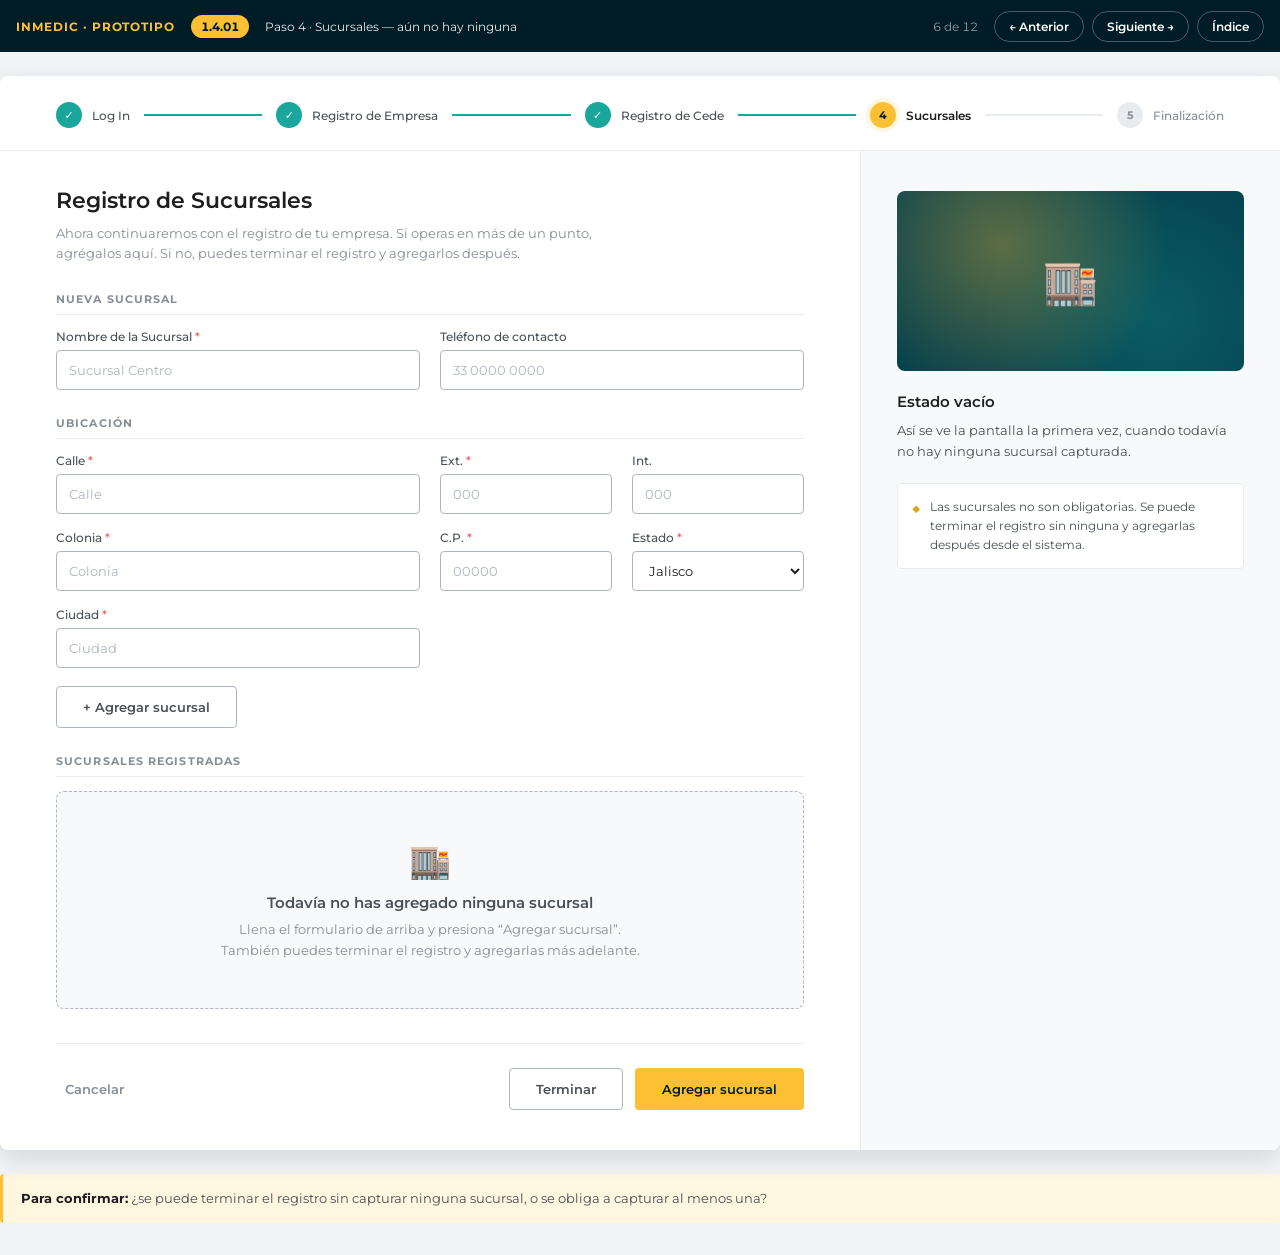
<file: 01-registro/1.4.01-sucursales-vacio.html>
<!doctype html>
<html lang="es">
<head>
<meta charset="utf-8">
<meta name="viewport" content="width=device-width, initial-scale=1">
<title>1.4.01 · Sucursales — aún no hay ninguna — INMEDIC</title>
<link rel="preconnect" href="https://fonts.googleapis.com">
<link rel="preconnect" href="https://fonts.gstatic.com" crossorigin>
<link href="https://fonts.googleapis.com/css2?family=Montserrat:wght@400;500;600;700&display=swap" rel="stylesheet">
<link rel="stylesheet" href="../assets/estilos.css">
</head>
<body data-codigo="1.4.01">

<div id="barra"></div>

<div class="lienzo">

  <header class="progreso">
    <div class="progreso__paso es-hecho"><span class="progreso__bolita">✓</span><span class="progreso__texto">Log In</span></div>
    <div class="progreso__linea"></div>
    <div class="progreso__paso es-hecho"><span class="progreso__bolita">✓</span><span class="progreso__texto">Registro de Empresa</span></div>
    <div class="progreso__linea"></div>
    <div class="progreso__paso es-hecho"><span class="progreso__bolita">✓</span><span class="progreso__texto">Registro de Cede</span></div>
    <div class="progreso__linea"></div>
    <div class="progreso__paso es-actual"><span class="progreso__bolita">4</span><span class="progreso__texto">Sucursales</span></div>
    <div class="progreso__linea"></div>
    <div class="progreso__paso"><span class="progreso__bolita">5</span><span class="progreso__texto">Finalización</span></div>
  </header>

  <div class="asistente">
    <form class="asistente__form">

      <div class="encabezado-paso">
        <h2>Registro de Sucursales</h2>
        <p>Ahora continuaremos con el registro de tu empresa. Si operas en más de un punto, agrégalos aquí. Si no, puedes terminar el registro y agregarlos después.</p>
      </div>

      <div class="grupo">
        <div class="grupo__titulo">Nueva sucursal</div>
        <div class="rejilla dos">
          <div class="campo">
            <label for="nombre">Nombre de la Sucursal <span class="req">*</span></label>
            <input id="nombre" placeholder="Sucursal Centro">
          </div>
          <div class="campo">
            <label for="tel">Teléfono de contacto</label>
            <input id="tel" placeholder="33 0000 0000">
          </div>
        </div>
      </div>

      <div class="grupo">
        <div class="grupo__titulo">Ubicación</div>
        <div class="rejilla cuatro">
          <div class="campo col-2">
            <label for="calle">Calle <span class="req">*</span></label>
            <input id="calle" placeholder="Calle">
          </div>
          <div class="campo">
            <label for="ext">Ext. <span class="req">*</span></label>
            <input id="ext" placeholder="000">
          </div>
          <div class="campo">
            <label for="int">Int.</label>
            <input id="int" placeholder="000">
          </div>
          <div class="campo col-2">
            <label for="colonia">Colonia <span class="req">*</span></label>
            <input id="colonia" placeholder="Colonia">
          </div>
          <div class="campo">
            <label for="cp">C.P. <span class="req">*</span></label>
            <input id="cp" placeholder="00000" maxlength="5">
          </div>
          <div class="campo">
            <label for="estado">Estado <span class="req">*</span></label>
            <select id="estado"><option>Jalisco</option><option>Ciudad de México</option><option>Nuevo León</option></select>
          </div>
          <div class="campo col-2">
            <label for="ciudad">Ciudad <span class="req">*</span></label>
            <input id="ciudad" placeholder="Ciudad">
          </div>
        </div>
        <div style="margin-top:18px">
          <a class="btn btn--fantasma" href="1.4.02-sucursales-agregar.html">+ Agregar sucursal</a>
        </div>
      </div>

      <div class="grupo">
        <div class="grupo__titulo">Sucursales registradas</div>
        <div class="vacio">
          <div class="icono">🏬</div>
          <h4>Todavía no has agregado ninguna sucursal</h4>
          <p>Llena el formulario de arriba y presiona “Agregar sucursal”.<br>También puedes terminar el registro y agregarlas más adelante.</p>
        </div>
      </div>

      <div class="botones">
        <a class="btn btn--texto" href="1.4.06-modal-cancelar.html">Cancelar</a>
        <div class="botones__der">
          <a class="btn btn--fantasma" href="1.4.05-modal-terminar.html">Terminar</a>
          <a class="btn btn--principal" href="1.4.02-sucursales-agregar.html">Agregar sucursal</a>
        </div>
      </div>

    </form>

    <aside class="asistente__ayuda ayuda">
      <div class="ayuda__ilustracion">🏬</div>
      <div>
        <h3>Estado vacío</h3>
        <p>Así se ve la pantalla la primera vez, cuando todavía no hay ninguna sucursal capturada.</p>
      </div>
      <div class="tip">
        <span class="icono">◆</span>
        <span>Las sucursales no son obligatorias. Se puede terminar el registro sin ninguna y agregarlas después desde el sistema.</span>
      </div>
    </aside>
  </div>

</div>

<p class="nota-pantalla">
  <b>Para confirmar:</b> ¿se puede terminar el registro sin capturar ninguna sucursal, o se obliga a capturar al menos una?
</p>

<script src="../assets/app.js"></script>
</body>
</html>
</file>
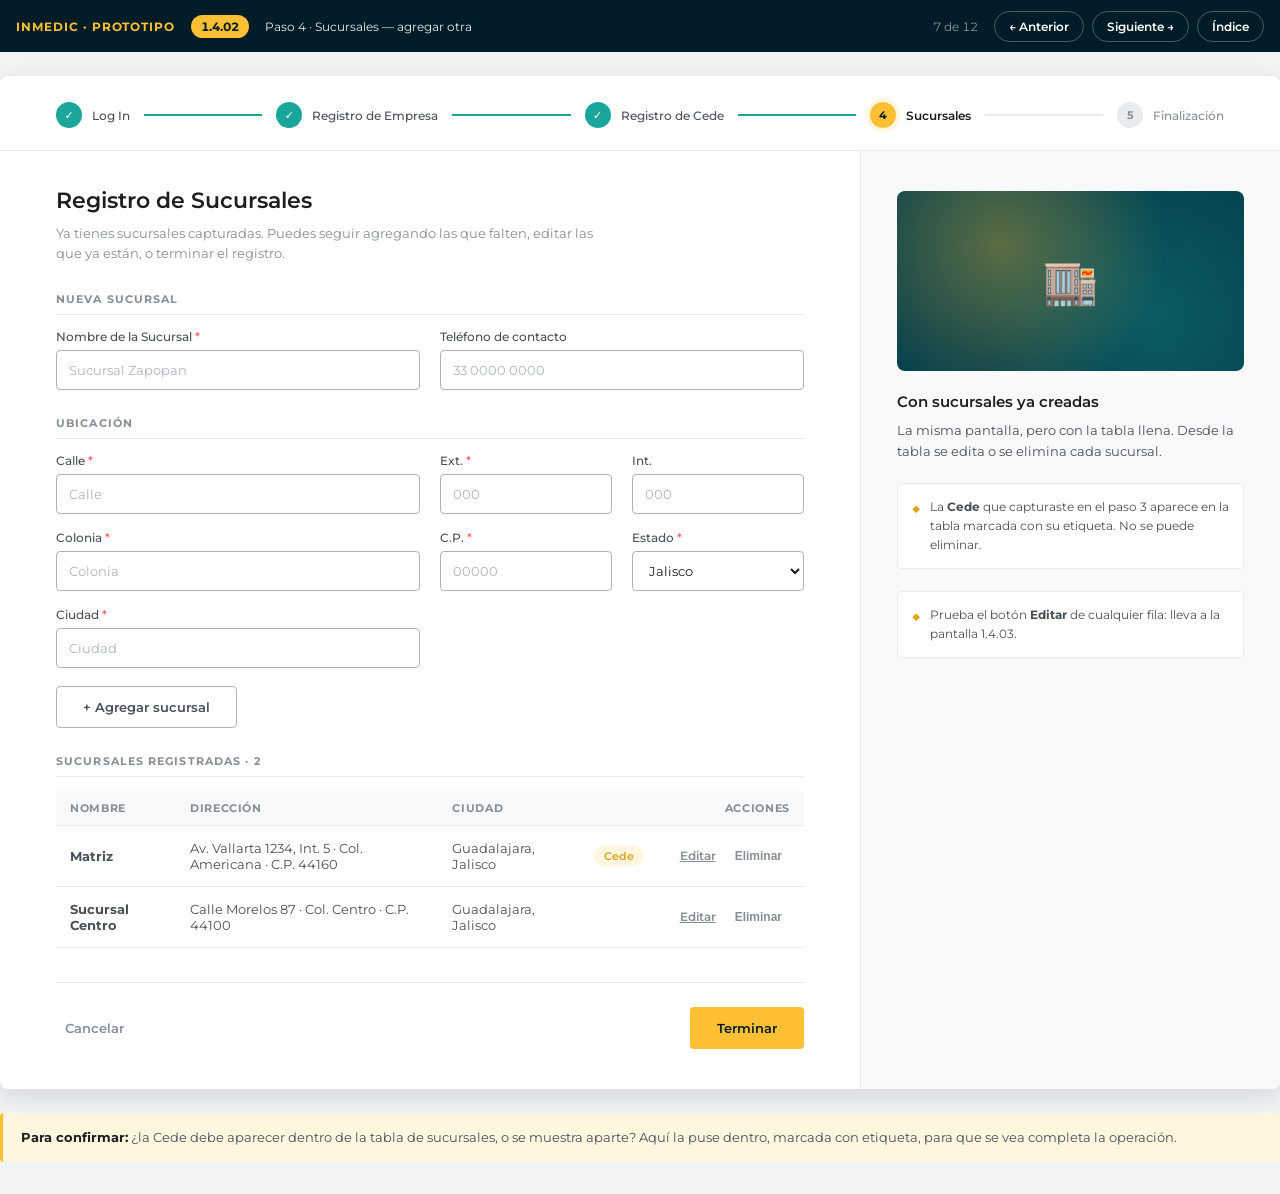
<file: 01-registro/1.4.02-sucursales-agregar.html>
<!doctype html>
<html lang="es">
<head>
<meta charset="utf-8">
<meta name="viewport" content="width=device-width, initial-scale=1">
<title>1.4.02 · Sucursales — agregar otra — INMEDIC</title>
<link rel="preconnect" href="https://fonts.googleapis.com">
<link rel="preconnect" href="https://fonts.gstatic.com" crossorigin>
<link href="https://fonts.googleapis.com/css2?family=Montserrat:wght@400;500;600;700&display=swap" rel="stylesheet">
<link rel="stylesheet" href="../assets/estilos.css">
</head>
<body data-codigo="1.4.02">

<div id="barra"></div>

<div class="lienzo">

  <header class="progreso">
    <div class="progreso__paso es-hecho"><span class="progreso__bolita">✓</span><span class="progreso__texto">Log In</span></div>
    <div class="progreso__linea"></div>
    <div class="progreso__paso es-hecho"><span class="progreso__bolita">✓</span><span class="progreso__texto">Registro de Empresa</span></div>
    <div class="progreso__linea"></div>
    <div class="progreso__paso es-hecho"><span class="progreso__bolita">✓</span><span class="progreso__texto">Registro de Cede</span></div>
    <div class="progreso__linea"></div>
    <div class="progreso__paso es-actual"><span class="progreso__bolita">4</span><span class="progreso__texto">Sucursales</span></div>
    <div class="progreso__linea"></div>
    <div class="progreso__paso"><span class="progreso__bolita">5</span><span class="progreso__texto">Finalización</span></div>
  </header>

  <div class="asistente">
    <form class="asistente__form">

      <div class="encabezado-paso">
        <h2>Registro de Sucursales</h2>
        <p>Ya tienes sucursales capturadas. Puedes seguir agregando las que falten, editar las que ya están, o terminar el registro.</p>
      </div>

      <div class="grupo">
        <div class="grupo__titulo">Nueva sucursal</div>
        <div class="rejilla dos">
          <div class="campo">
            <label for="nombre">Nombre de la Sucursal <span class="req">*</span></label>
            <input id="nombre" placeholder="Sucursal Zapopan">
          </div>
          <div class="campo">
            <label for="tel">Teléfono de contacto</label>
            <input id="tel" placeholder="33 0000 0000">
          </div>
        </div>
      </div>

      <div class="grupo">
        <div class="grupo__titulo">Ubicación</div>
        <div class="rejilla cuatro">
          <div class="campo col-2">
            <label for="calle">Calle <span class="req">*</span></label>
            <input id="calle" placeholder="Calle">
          </div>
          <div class="campo">
            <label for="ext">Ext. <span class="req">*</span></label>
            <input id="ext" placeholder="000">
          </div>
          <div class="campo">
            <label for="int">Int.</label>
            <input id="int" placeholder="000">
          </div>
          <div class="campo col-2">
            <label for="colonia">Colonia <span class="req">*</span></label>
            <input id="colonia" placeholder="Colonia">
          </div>
          <div class="campo">
            <label for="cp">C.P. <span class="req">*</span></label>
            <input id="cp" placeholder="00000" maxlength="5">
          </div>
          <div class="campo">
            <label for="estado">Estado <span class="req">*</span></label>
            <select id="estado"><option>Jalisco</option><option>Ciudad de México</option><option>Nuevo León</option></select>
          </div>
          <div class="campo col-2">
            <label for="ciudad">Ciudad <span class="req">*</span></label>
            <input id="ciudad" placeholder="Ciudad">
          </div>
        </div>
        <div style="margin-top:18px">
          <button type="button" class="btn btn--fantasma">+ Agregar sucursal</button>
        </div>
      </div>

      <div class="grupo">
        <div class="grupo__titulo">Sucursales registradas · 2</div>
        <table class="tabla">
          <thead>
            <tr><th>Nombre</th><th>Dirección</th><th>Ciudad</th><th></th><th class="acciones">Acciones</th></tr>
          </thead>
          <tbody>
            <tr>
              <td><b>Matriz</b></td>
              <td>Av. Vallarta 1234, Int. 5 · Col. Americana · C.P. 44160</td>
              <td>Guadalajara, Jalisco</td>
              <td><span class="etiqueta etiqueta--principal">Cede</span></td>
              <td class="acciones">
                <a class="accion" href="1.4.03-sucursales-editar.html">Editar</a>
                <button type="button" class="accion es-peligro">Eliminar</button>
              </td>
            </tr>
            <tr>
              <td><b>Sucursal Centro</b></td>
              <td>Calle Morelos 87 · Col. Centro · C.P. 44100</td>
              <td>Guadalajara, Jalisco</td>
              <td></td>
              <td class="acciones">
                <a class="accion" href="1.4.03-sucursales-editar.html">Editar</a>
                <button type="button" class="accion es-peligro">Eliminar</button>
              </td>
            </tr>
          </tbody>
        </table>
      </div>

      <div class="botones">
        <a class="btn btn--texto" href="1.4.06-modal-cancelar.html">Cancelar</a>
        <div class="botones__der">
          <a class="btn btn--principal" href="1.4.05-modal-terminar.html">Terminar</a>
        </div>
      </div>

    </form>

    <aside class="asistente__ayuda ayuda">
      <div class="ayuda__ilustracion">🏬</div>
      <div>
        <h3>Con sucursales ya creadas</h3>
        <p>La misma pantalla, pero con la tabla llena. Desde la tabla se edita o se elimina cada sucursal.</p>
      </div>
      <div class="tip">
        <span class="icono">◆</span>
        <span>La <b>Cede</b> que capturaste en el paso 3 aparece en la tabla marcada con su etiqueta. No se puede eliminar.</span>
      </div>
      <div class="tip">
        <span class="icono">◆</span>
        <span>Prueba el botón <b>Editar</b> de cualquier fila: lleva a la pantalla 1.4.03.</span>
      </div>
    </aside>
  </div>

</div>

<p class="nota-pantalla">
  <b>Para confirmar:</b> ¿la Cede debe aparecer dentro de la tabla de sucursales, o se muestra aparte?
  Aquí la puse dentro, marcada con etiqueta, para que se vea completa la operación.
</p>

<script src="../assets/app.js"></script>
</body>
</html>
</file>
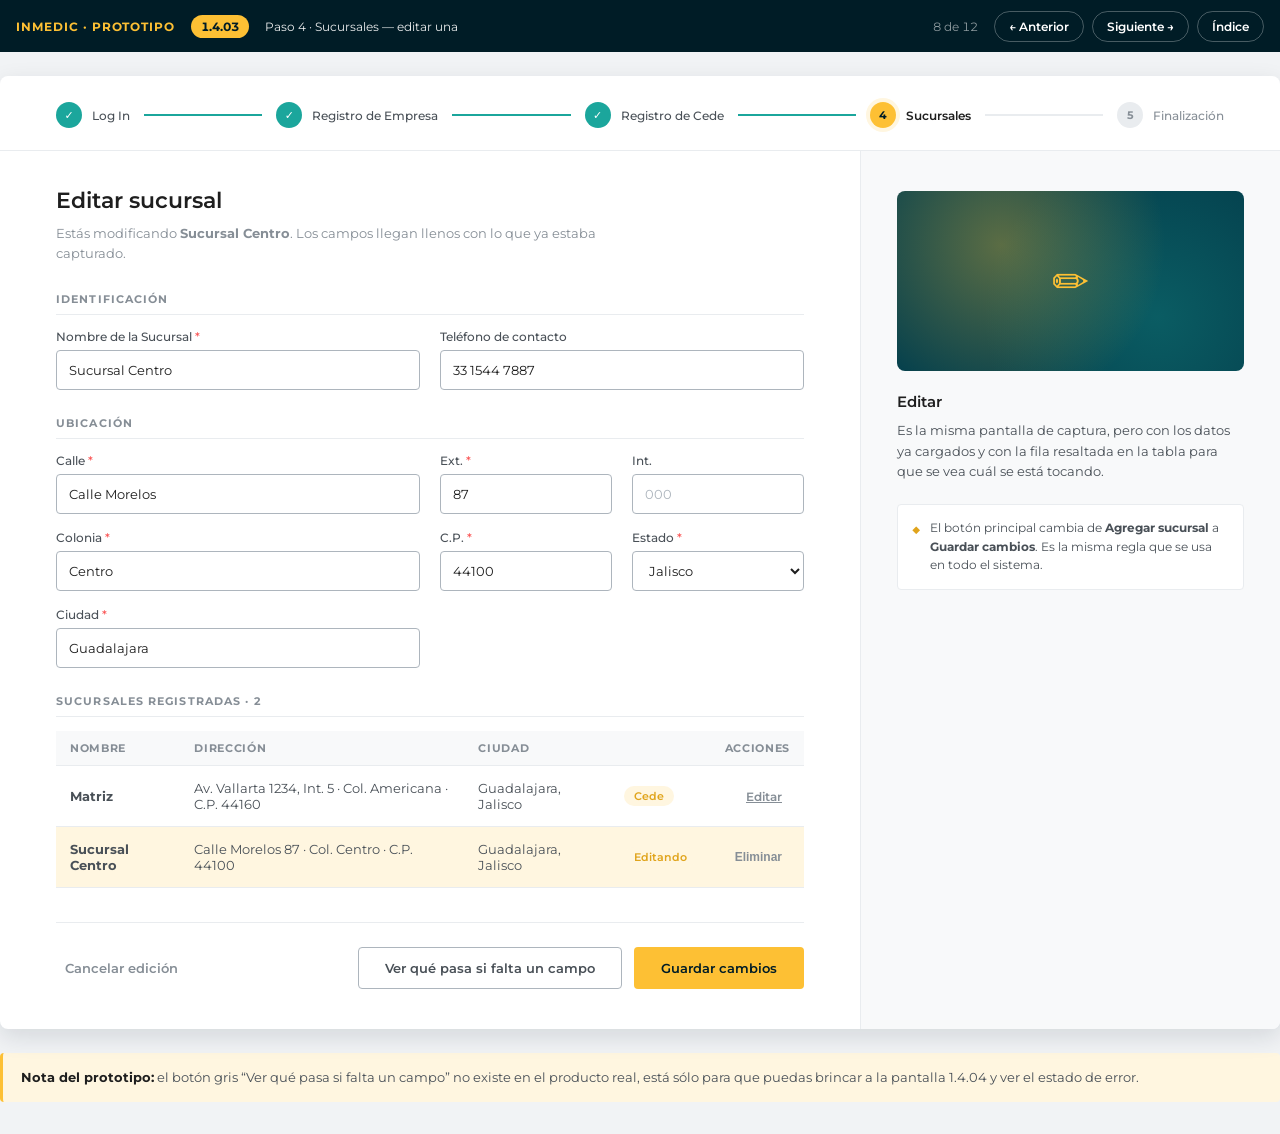
<file: 01-registro/1.4.03-sucursales-editar.html>
<!doctype html>
<html lang="es">
<head>
<meta charset="utf-8">
<meta name="viewport" content="width=device-width, initial-scale=1">
<title>1.4.03 · Sucursales — editar una — INMEDIC</title>
<link rel="preconnect" href="https://fonts.googleapis.com">
<link rel="preconnect" href="https://fonts.gstatic.com" crossorigin>
<link href="https://fonts.googleapis.com/css2?family=Montserrat:wght@400;500;600;700&display=swap" rel="stylesheet">
<link rel="stylesheet" href="../assets/estilos.css">
</head>
<body data-codigo="1.4.03">

<div id="barra"></div>

<div class="lienzo">

  <header class="progreso">
    <div class="progreso__paso es-hecho"><span class="progreso__bolita">✓</span><span class="progreso__texto">Log In</span></div>
    <div class="progreso__linea"></div>
    <div class="progreso__paso es-hecho"><span class="progreso__bolita">✓</span><span class="progreso__texto">Registro de Empresa</span></div>
    <div class="progreso__linea"></div>
    <div class="progreso__paso es-hecho"><span class="progreso__bolita">✓</span><span class="progreso__texto">Registro de Cede</span></div>
    <div class="progreso__linea"></div>
    <div class="progreso__paso es-actual"><span class="progreso__bolita">4</span><span class="progreso__texto">Sucursales</span></div>
    <div class="progreso__linea"></div>
    <div class="progreso__paso"><span class="progreso__bolita">5</span><span class="progreso__texto">Finalización</span></div>
  </header>

  <div class="asistente">
    <form class="asistente__form">

      <div class="encabezado-paso">
        <h2>Editar sucursal</h2>
        <p>Estás modificando <b>Sucursal Centro</b>. Los campos llegan llenos con lo que ya estaba capturado.</p>
      </div>

      <div class="grupo">
        <div class="grupo__titulo">Identificación</div>
        <div class="rejilla dos">
          <div class="campo">
            <label for="nombre">Nombre de la Sucursal <span class="req">*</span></label>
            <input id="nombre" value="Sucursal Centro">
          </div>
          <div class="campo">
            <label for="tel">Teléfono de contacto</label>
            <input id="tel" value="33 1544 7887">
          </div>
        </div>
      </div>

      <div class="grupo">
        <div class="grupo__titulo">Ubicación</div>
        <div class="rejilla cuatro">
          <div class="campo col-2">
            <label for="calle">Calle <span class="req">*</span></label>
            <input id="calle" value="Calle Morelos">
          </div>
          <div class="campo">
            <label for="ext">Ext. <span class="req">*</span></label>
            <input id="ext" value="87">
          </div>
          <div class="campo">
            <label for="int">Int.</label>
            <input id="int" placeholder="000">
          </div>
          <div class="campo col-2">
            <label for="colonia">Colonia <span class="req">*</span></label>
            <input id="colonia" value="Centro">
          </div>
          <div class="campo">
            <label for="cp">C.P. <span class="req">*</span></label>
            <input id="cp" value="44100" maxlength="5">
          </div>
          <div class="campo">
            <label for="estado">Estado <span class="req">*</span></label>
            <select id="estado"><option>Jalisco</option><option>Ciudad de México</option><option>Nuevo León</option></select>
          </div>
          <div class="campo col-2">
            <label for="ciudad">Ciudad <span class="req">*</span></label>
            <input id="ciudad" value="Guadalajara">
          </div>
        </div>
      </div>

      <div class="grupo">
        <div class="grupo__titulo">Sucursales registradas · 2</div>
        <table class="tabla">
          <thead>
            <tr><th>Nombre</th><th>Dirección</th><th>Ciudad</th><th></th><th class="acciones">Acciones</th></tr>
          </thead>
          <tbody>
            <tr>
              <td><b>Matriz</b></td>
              <td>Av. Vallarta 1234, Int. 5 · Col. Americana · C.P. 44160</td>
              <td>Guadalajara, Jalisco</td>
              <td><span class="etiqueta etiqueta--principal">Cede</span></td>
              <td class="acciones"><a class="accion" href="1.4.03-sucursales-editar.html">Editar</a></td>
            </tr>
            <tr style="background:var(--amarillo-suave)">
              <td><b>Sucursal Centro</b></td>
              <td>Calle Morelos 87 · Col. Centro · C.P. 44100</td>
              <td>Guadalajara, Jalisco</td>
              <td><span class="etiqueta etiqueta--principal">Editando</span></td>
              <td class="acciones"><button type="button" class="accion es-peligro">Eliminar</button></td>
            </tr>
          </tbody>
        </table>
      </div>

      <div class="botones">
        <a class="btn btn--texto" href="1.4.02-sucursales-agregar.html">Cancelar edición</a>
        <div class="botones__der">
          <a class="btn btn--fantasma" href="1.4.04-sucursales-error.html">Ver qué pasa si falta un campo</a>
          <a class="btn btn--principal" href="1.4.02-sucursales-agregar.html">Guardar cambios</a>
        </div>
      </div>

    </form>

    <aside class="asistente__ayuda ayuda">
      <div class="ayuda__ilustracion">✏️</div>
      <div>
        <h3>Editar</h3>
        <p>Es la misma pantalla de captura, pero con los datos ya cargados y con la fila resaltada en la tabla para que se vea cuál se está tocando.</p>
      </div>
      <div class="tip">
        <span class="icono">◆</span>
        <span>El botón principal cambia de <b>Agregar sucursal</b> a <b>Guardar cambios</b>. Es la misma regla que se usa en todo el sistema.</span>
      </div>
    </aside>
  </div>

</div>

<p class="nota-pantalla">
  <b>Nota del prototipo:</b> el botón gris “Ver qué pasa si falta un campo” no existe en el producto real, está sólo
  para que puedas brincar a la pantalla 1.4.04 y ver el estado de error.
</p>

<script src="../assets/app.js"></script>
</body>
</html>
</file>
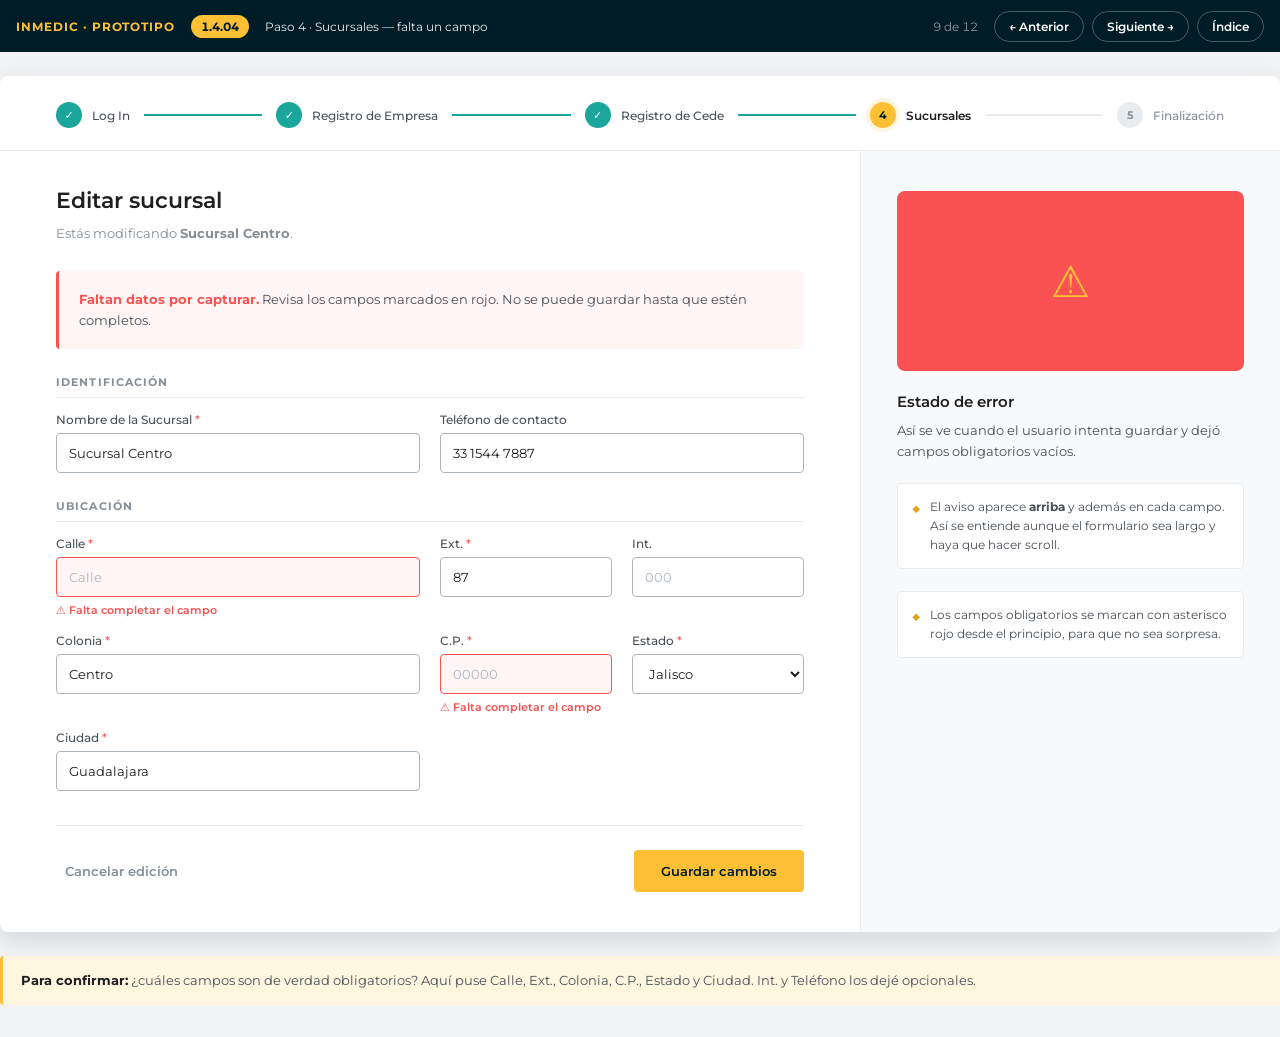
<file: 01-registro/1.4.04-sucursales-error.html>
<!doctype html>
<html lang="es">
<head>
<meta charset="utf-8">
<meta name="viewport" content="width=device-width, initial-scale=1">
<title>1.4.04 · Sucursales — falta un campo — INMEDIC</title>
<link rel="preconnect" href="https://fonts.googleapis.com">
<link rel="preconnect" href="https://fonts.gstatic.com" crossorigin>
<link href="https://fonts.googleapis.com/css2?family=Montserrat:wght@400;500;600;700&display=swap" rel="stylesheet">
<link rel="stylesheet" href="../assets/estilos.css">
</head>
<body data-codigo="1.4.04">

<div id="barra"></div>

<div class="lienzo">

  <header class="progreso">
    <div class="progreso__paso es-hecho"><span class="progreso__bolita">✓</span><span class="progreso__texto">Log In</span></div>
    <div class="progreso__linea"></div>
    <div class="progreso__paso es-hecho"><span class="progreso__bolita">✓</span><span class="progreso__texto">Registro de Empresa</span></div>
    <div class="progreso__linea"></div>
    <div class="progreso__paso es-hecho"><span class="progreso__bolita">✓</span><span class="progreso__texto">Registro de Cede</span></div>
    <div class="progreso__linea"></div>
    <div class="progreso__paso es-actual"><span class="progreso__bolita">4</span><span class="progreso__texto">Sucursales</span></div>
    <div class="progreso__linea"></div>
    <div class="progreso__paso"><span class="progreso__bolita">5</span><span class="progreso__texto">Finalización</span></div>
  </header>

  <div class="asistente">
    <form class="asistente__form">

      <div class="encabezado-paso">
        <h2>Editar sucursal</h2>
        <p>Estás modificando <b>Sucursal Centro</b>.</p>
      </div>

      <div class="aviso" style="margin-bottom:26px;border-left-color:var(--rojo);background:var(--rojo-suave)">
        <b style="color:var(--rojo)">Faltan datos por capturar.</b>
        Revisa los campos marcados en rojo. No se puede guardar hasta que estén completos.
      </div>

      <div class="grupo">
        <div class="grupo__titulo">Identificación</div>
        <div class="rejilla dos">
          <div class="campo">
            <label for="nombre">Nombre de la Sucursal <span class="req">*</span></label>
            <input id="nombre" value="Sucursal Centro">
          </div>
          <div class="campo">
            <label for="tel">Teléfono de contacto</label>
            <input id="tel" value="33 1544 7887">
          </div>
        </div>
      </div>

      <div class="grupo">
        <div class="grupo__titulo">Ubicación</div>
        <div class="rejilla cuatro">
          <div class="campo col-2 es-error">
            <label for="calle">Calle <span class="req">*</span></label>
            <input id="calle" value="" placeholder="Calle">
            <span class="campo__error">⚠ Falta completar el campo</span>
          </div>
          <div class="campo">
            <label for="ext">Ext. <span class="req">*</span></label>
            <input id="ext" value="87">
          </div>
          <div class="campo">
            <label for="int">Int.</label>
            <input id="int" placeholder="000">
          </div>
          <div class="campo col-2">
            <label for="colonia">Colonia <span class="req">*</span></label>
            <input id="colonia" value="Centro">
          </div>
          <div class="campo es-error">
            <label for="cp">C.P. <span class="req">*</span></label>
            <input id="cp" value="" placeholder="00000" maxlength="5">
            <span class="campo__error">⚠ Falta completar el campo</span>
          </div>
          <div class="campo">
            <label for="estado">Estado <span class="req">*</span></label>
            <select id="estado"><option>Jalisco</option><option>Ciudad de México</option><option>Nuevo León</option></select>
          </div>
          <div class="campo col-2">
            <label for="ciudad">Ciudad <span class="req">*</span></label>
            <input id="ciudad" value="Guadalajara">
          </div>
        </div>
      </div>

      <div class="botones">
        <a class="btn btn--texto" href="1.4.02-sucursales-agregar.html">Cancelar edición</a>
        <div class="botones__der">
          <a class="btn btn--principal" href="1.4.03-sucursales-editar.html">Guardar cambios</a>
        </div>
      </div>

    </form>

    <aside class="asistente__ayuda ayuda">
      <div class="ayuda__ilustracion" style="background:var(--rojo)">⚠</div>
      <div>
        <h3>Estado de error</h3>
        <p>Así se ve cuando el usuario intenta guardar y dejó campos obligatorios vacíos.</p>
      </div>
      <div class="tip">
        <span class="icono">◆</span>
        <span>El aviso aparece <b>arriba</b> y además en cada campo. Así se entiende aunque el formulario sea largo y haya que hacer scroll.</span>
      </div>
      <div class="tip">
        <span class="icono">◆</span>
        <span>Los campos obligatorios se marcan con asterisco rojo desde el principio, para que no sea sorpresa.</span>
      </div>
    </aside>
  </div>

</div>

<p class="nota-pantalla">
  <b>Para confirmar:</b> ¿cuáles campos son de verdad obligatorios? Aquí puse Calle, Ext., Colonia, C.P., Estado y Ciudad.
  Int. y Teléfono los dejé opcionales.
</p>

<script src="../assets/app.js"></script>
</body>
</html>
</file>
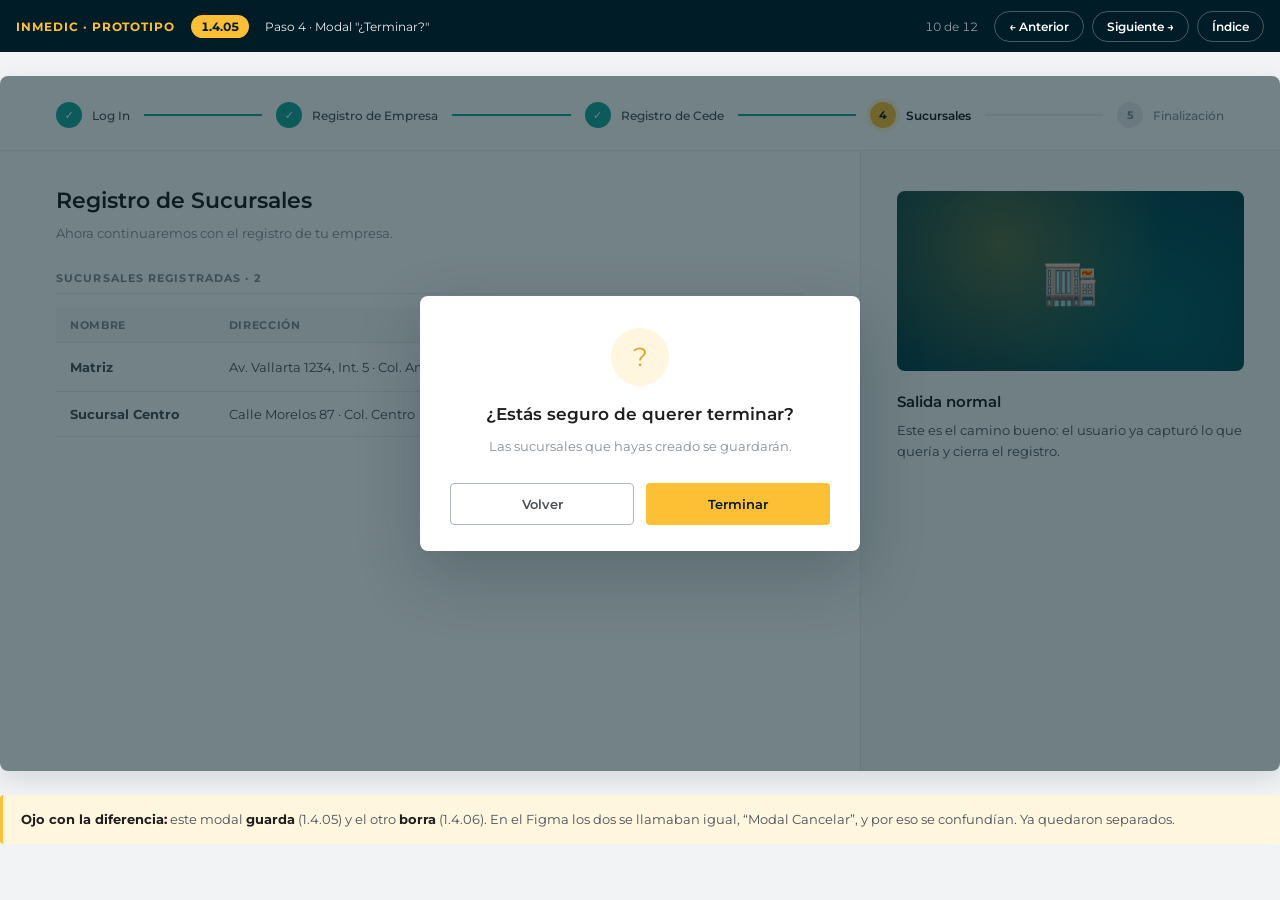
<file: 01-registro/1.4.05-modal-terminar.html>
<!doctype html>
<html lang="es">
<head>
<meta charset="utf-8">
<meta name="viewport" content="width=device-width, initial-scale=1">
<title>1.4.05 · Modal “¿Terminar?” — INMEDIC</title>
<link rel="preconnect" href="https://fonts.googleapis.com">
<link rel="preconnect" href="https://fonts.gstatic.com" crossorigin>
<link href="https://fonts.googleapis.com/css2?family=Montserrat:wght@400;500;600;700&display=swap" rel="stylesheet">
<link rel="stylesheet" href="../assets/estilos.css">
</head>
<body data-codigo="1.4.05">

<div id="barra"></div>

<div class="lienzo">

  <header class="progreso">
    <div class="progreso__paso es-hecho"><span class="progreso__bolita">✓</span><span class="progreso__texto">Log In</span></div>
    <div class="progreso__linea"></div>
    <div class="progreso__paso es-hecho"><span class="progreso__bolita">✓</span><span class="progreso__texto">Registro de Empresa</span></div>
    <div class="progreso__linea"></div>
    <div class="progreso__paso es-hecho"><span class="progreso__bolita">✓</span><span class="progreso__texto">Registro de Cede</span></div>
    <div class="progreso__linea"></div>
    <div class="progreso__paso es-actual"><span class="progreso__bolita">4</span><span class="progreso__texto">Sucursales</span></div>
    <div class="progreso__linea"></div>
    <div class="progreso__paso"><span class="progreso__bolita">5</span><span class="progreso__texto">Finalización</span></div>
  </header>

  <div class="asistente">
    <div class="asistente__form">
      <div class="encabezado-paso">
        <h2>Registro de Sucursales</h2>
        <p>Ahora continuaremos con el registro de tu empresa.</p>
      </div>
      <div class="grupo">
        <div class="grupo__titulo">Sucursales registradas · 2</div>
        <table class="tabla">
          <thead><tr><th>Nombre</th><th>Dirección</th><th>Ciudad</th><th></th></tr></thead>
          <tbody>
            <tr><td><b>Matriz</b></td><td>Av. Vallarta 1234, Int. 5 · Col. Americana</td><td>Guadalajara, Jalisco</td><td><span class="etiqueta etiqueta--principal">Cede</span></td></tr>
            <tr><td><b>Sucursal Centro</b></td><td>Calle Morelos 87 · Col. Centro</td><td>Guadalajara, Jalisco</td><td></td></tr>
          </tbody>
        </table>
      </div>
    </div>
    <aside class="asistente__ayuda ayuda">
      <div class="ayuda__ilustracion">🏬</div>
      <div>
        <h3>Salida normal</h3>
        <p>Este es el camino bueno: el usuario ya capturó lo que quería y cierra el registro.</p>
      </div>
    </aside>
  </div>

  <div class="capa">
    <div class="modal">
      <div class="modal__icono modal__icono--aviso">?</div>
      <h3>¿Estás seguro de querer terminar?</h3>
      <p>Las sucursales que hayas creado se guardarán.</p>
      <div class="modal__botones">
        <a class="btn btn--fantasma" href="1.4.02-sucursales-agregar.html">Volver</a>
        <a class="btn btn--principal" href="1.5.01-finalizacion.html">Terminar</a>
      </div>
    </div>
  </div>

</div>

<p class="nota-pantalla">
  <b>Ojo con la diferencia:</b> este modal <b>guarda</b> (1.4.05) y el otro <b>borra</b> (1.4.06).
  En el Figma los dos se llamaban igual, “Modal Cancelar”, y por eso se confundían. Ya quedaron separados.
</p>

<script src="../assets/app.js"></script>
</body>
</html>
</file>
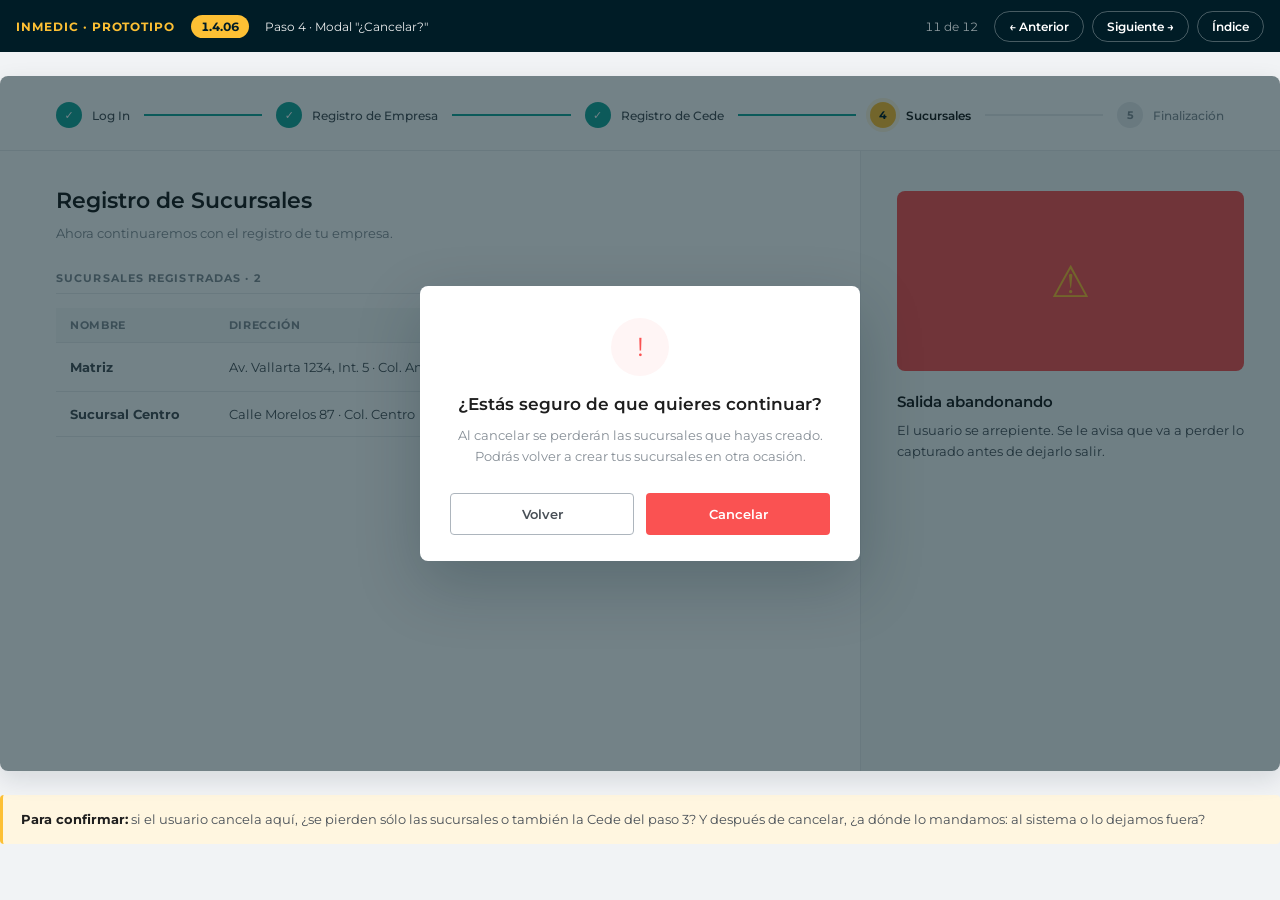
<file: 01-registro/1.4.06-modal-cancelar.html>
<!doctype html>
<html lang="es">
<head>
<meta charset="utf-8">
<meta name="viewport" content="width=device-width, initial-scale=1">
<title>1.4.06 · Modal “¿Cancelar?” — INMEDIC</title>
<link rel="preconnect" href="https://fonts.googleapis.com">
<link rel="preconnect" href="https://fonts.gstatic.com" crossorigin>
<link href="https://fonts.googleapis.com/css2?family=Montserrat:wght@400;500;600;700&display=swap" rel="stylesheet">
<link rel="stylesheet" href="../assets/estilos.css">
</head>
<body data-codigo="1.4.06">

<div id="barra"></div>

<div class="lienzo">

  <header class="progreso">
    <div class="progreso__paso es-hecho"><span class="progreso__bolita">✓</span><span class="progreso__texto">Log In</span></div>
    <div class="progreso__linea"></div>
    <div class="progreso__paso es-hecho"><span class="progreso__bolita">✓</span><span class="progreso__texto">Registro de Empresa</span></div>
    <div class="progreso__linea"></div>
    <div class="progreso__paso es-hecho"><span class="progreso__bolita">✓</span><span class="progreso__texto">Registro de Cede</span></div>
    <div class="progreso__linea"></div>
    <div class="progreso__paso es-actual"><span class="progreso__bolita">4</span><span class="progreso__texto">Sucursales</span></div>
    <div class="progreso__linea"></div>
    <div class="progreso__paso"><span class="progreso__bolita">5</span><span class="progreso__texto">Finalización</span></div>
  </header>

  <div class="asistente">
    <div class="asistente__form">
      <div class="encabezado-paso">
        <h2>Registro de Sucursales</h2>
        <p>Ahora continuaremos con el registro de tu empresa.</p>
      </div>
      <div class="grupo">
        <div class="grupo__titulo">Sucursales registradas · 2</div>
        <table class="tabla">
          <thead><tr><th>Nombre</th><th>Dirección</th><th>Ciudad</th><th></th></tr></thead>
          <tbody>
            <tr><td><b>Matriz</b></td><td>Av. Vallarta 1234, Int. 5 · Col. Americana</td><td>Guadalajara, Jalisco</td><td><span class="etiqueta etiqueta--principal">Cede</span></td></tr>
            <tr><td><b>Sucursal Centro</b></td><td>Calle Morelos 87 · Col. Centro</td><td>Guadalajara, Jalisco</td><td></td></tr>
          </tbody>
        </table>
      </div>
    </div>
    <aside class="asistente__ayuda ayuda">
      <div class="ayuda__ilustracion" style="background:var(--rojo)">⚠</div>
      <div>
        <h3>Salida abandonando</h3>
        <p>El usuario se arrepiente. Se le avisa que va a perder lo capturado antes de dejarlo salir.</p>
      </div>
    </aside>
  </div>

  <div class="capa">
    <div class="modal">
      <div class="modal__icono modal__icono--peligro">!</div>
      <h3>¿Estás seguro de que quieres continuar?</h3>
      <p>Al cancelar se perderán las sucursales que hayas creado. Podrás volver a crear tus sucursales en otra ocasión.</p>
      <div class="modal__botones">
        <a class="btn btn--fantasma" href="1.4.02-sucursales-agregar.html">Volver</a>
        <a class="btn btn--peligro" href="1.5.01-finalizacion.html">Cancelar</a>
      </div>
    </div>
  </div>

</div>

<p class="nota-pantalla">
  <b>Para confirmar:</b> si el usuario cancela aquí, ¿se pierden sólo las sucursales o también la Cede del paso 3?
  Y después de cancelar, ¿a dónde lo mandamos: al sistema o lo dejamos fuera?
</p>

<script src="../assets/app.js"></script>
</body>
</html>
</file>
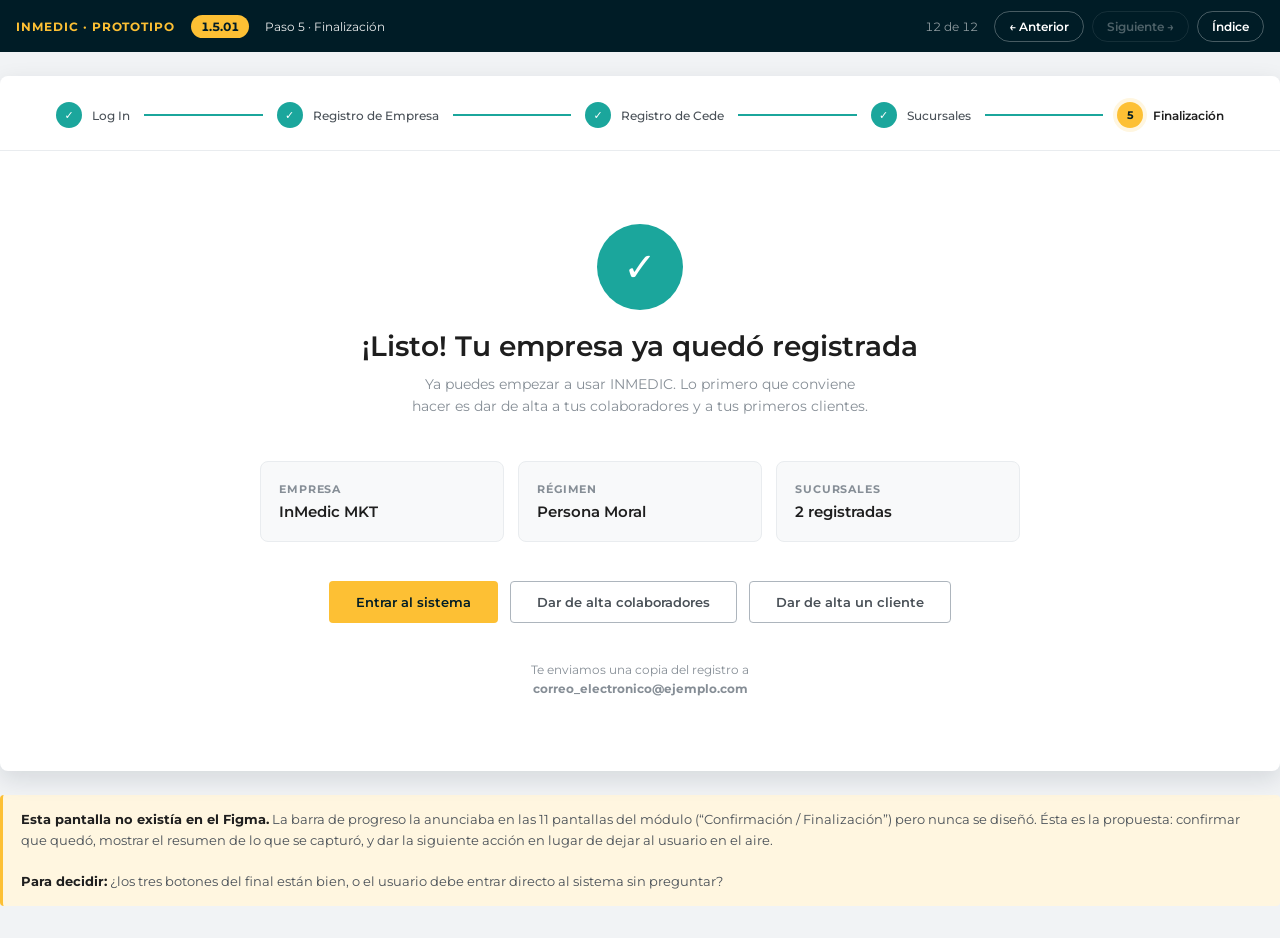
<file: 01-registro/1.5.01-finalizacion.html>
<!doctype html>
<html lang="es">
<head>
<meta charset="utf-8">
<meta name="viewport" content="width=device-width, initial-scale=1">
<title>1.5.01 · Finalización — INMEDIC</title>
<link rel="preconnect" href="https://fonts.googleapis.com">
<link rel="preconnect" href="https://fonts.gstatic.com" crossorigin>
<link href="https://fonts.googleapis.com/css2?family=Montserrat:wght@400;500;600;700&display=swap" rel="stylesheet">
<link rel="stylesheet" href="../assets/estilos.css">
</head>
<body data-codigo="1.5.01">

<div id="barra"></div>

<div class="lienzo">

  <header class="progreso">
    <div class="progreso__paso es-hecho"><span class="progreso__bolita">✓</span><span class="progreso__texto">Log In</span></div>
    <div class="progreso__linea"></div>
    <div class="progreso__paso es-hecho"><span class="progreso__bolita">✓</span><span class="progreso__texto">Registro de Empresa</span></div>
    <div class="progreso__linea"></div>
    <div class="progreso__paso es-hecho"><span class="progreso__bolita">✓</span><span class="progreso__texto">Registro de Cede</span></div>
    <div class="progreso__linea"></div>
    <div class="progreso__paso es-hecho"><span class="progreso__bolita">✓</span><span class="progreso__texto">Sucursales</span></div>
    <div class="progreso__linea"></div>
    <div class="progreso__paso es-actual"><span class="progreso__bolita">5</span><span class="progreso__texto">Finalización</span></div>
  </header>

  <div class="final">
    <div class="final__palomita">✓</div>
    <h2>¡Listo! Tu empresa ya quedó registrada</h2>
    <p>Ya puedes empezar a usar INMEDIC. Lo primero que conviene hacer es dar de alta a tus colaboradores y a tus primeros clientes.</p>

    <div class="resumen">
      <div class="resumen__item">
        <div class="etiq">Empresa</div>
        <div class="valor">InMedic MKT</div>
      </div>
      <div class="resumen__item">
        <div class="etiq">Régimen</div>
        <div class="valor">Persona Moral</div>
      </div>
      <div class="resumen__item">
        <div class="etiq">Sucursales</div>
        <div class="valor">2 registradas</div>
      </div>
    </div>

    <div style="display:flex;gap:12px;flex-wrap:wrap;justify-content:center">
      <a class="btn btn--principal" href="#">Entrar al sistema</a>
      <a class="btn btn--fantasma" href="#">Dar de alta colaboradores</a>
      <a class="btn btn--fantasma" href="#">Dar de alta un cliente</a>
    </div>

    <p style="margin-top:28px;font-size:12px;color:var(--gris-500)">
      Te enviamos una copia del registro a <b>correo_electronico@ejemplo.com</b>
    </p>
  </div>

</div>

<p class="nota-pantalla">
  <b>Esta pantalla no existía en el Figma.</b> La barra de progreso la anunciaba en las 11 pantallas del módulo
  (“Confirmación / Finalización”) pero nunca se diseñó. Ésta es la propuesta: confirmar que quedó, mostrar el resumen
  de lo que se capturó, y dar la siguiente acción en lugar de dejar al usuario en el aire.
  <br><br>
  <b>Para decidir:</b> ¿los tres botones del final están bien, o el usuario debe entrar directo al sistema sin preguntar?
</p>

<script src="../assets/app.js"></script>
</body>
</html>
</file>
<file: assets/estilos.css>
/* ===========================================================
   INMEDIC — Prototipo web
   Tokens tomados del archivo de Figma "INMEDIC v2 (copia)"
   =========================================================== */

:root {
  /* Marca */
  --amarillo:        #fdc034;
  --amarillo-oscuro: #e0a41c;
  --amarillo-suave:  #fff6e0;
  --teal:            #04404d;
  --teal-900:        #001c26;
  --teal-claro:      #a6bfc6;
  --verde:           #1ba69c;

  /* Grises */
  --blanco:   #ffffff;
  --gris-50:  #f8f9fa;
  --gris-100: #f1f3f5;
  --gris-200: #e9ecef;
  --gris-300: #adb5bd;
  --gris-500: #868e96;
  --gris-600: #495057;
  --gris-900: #1e1e1e;

  /* Estado */
  --rojo:       #fa5252;
  --rojo-suave: #fff5f5;

  /* Forma */
  --r:      4px;
  --r-card: 8px;
  --r-pill: 64px;

  --sombra:    0 1px 3px rgba(0, 28, 38, .08), 0 1px 2px rgba(0, 28, 38, .04);
  --sombra-md: 0 8px 24px rgba(0, 28, 38, .12);
  --sombra-lg: 0 24px 64px rgba(0, 28, 38, .22);

  --barra-alto: 52px;
}

* { box-sizing: border-box; }

html { scroll-behavior: smooth; }

body {
  margin: 0;
  font-family: Montserrat, "Segoe UI", system-ui, sans-serif;
  font-size: 14px;
  color: var(--gris-900);
  background: var(--gris-100);
  -webkit-font-smoothing: antialiased;
}

h1, h2, h3, h4 { margin: 0; font-weight: 600; line-height: 1.25; }
p  { margin: 0; line-height: 1.6; }
a  { color: inherit; }

/* ===========================================================
   Barra de revisión (no es parte del producto, es del prototipo)
   =========================================================== */

.barra {
  position: sticky;
  top: env(safe-area-inset-top, 0px);
  z-index: 100;
  height: var(--barra-alto);
  display: flex;
  align-items: center;
  gap: 16px;
  padding: 0 16px;
  background: var(--teal-900);
  color: var(--blanco);
  font-size: 12px;
}

.barra__marca {
  font-weight: 700;
  letter-spacing: .08em;
  text-transform: uppercase;
  color: var(--amarillo);
  text-decoration: none;
  white-space: nowrap;
}

.barra__codigo {
  font-weight: 700;
  font-variant-numeric: tabular-nums;
  background: var(--amarillo);
  color: var(--teal-900);
  padding: 4px 10px;
  border-radius: var(--r-pill);
  white-space: nowrap;
}

.barra__titulo {
  flex: 1;
  min-width: 0;
  overflow: hidden;
  text-overflow: ellipsis;
  white-space: nowrap;
  opacity: .92;
}

.barra__nav { display: flex; align-items: center; gap: 8px; }

.barra__btn {
  display: inline-flex;
  align-items: center;
  gap: 6px;
  padding: 7px 14px;
  border-radius: var(--r-pill);
  border: 1px solid rgba(255, 255, 255, .28);
  background: transparent;
  color: var(--blanco);
  font: inherit;
  font-weight: 600;
  text-decoration: none;
  cursor: pointer;
  transition: background .15s, border-color .15s;
}
.barra__btn:hover { background: rgba(255, 255, 255, .12); border-color: rgba(255, 255, 255, .5); }
.barra__btn[aria-disabled="true"] { opacity: .3; pointer-events: none; }

.barra__paso { opacity: .55; font-variant-numeric: tabular-nums; white-space: nowrap; }

/* ===========================================================
   Lienzo de pantalla
   =========================================================== */

.lienzo {
  max-width: 1440px;
  margin: 24px auto;
  background: var(--blanco);
  border-radius: var(--r-card);
  box-shadow: var(--sombra-md);
  overflow: hidden;
  position: relative;
}

.nota-pantalla {
  max-width: 1440px;
  margin: 0 auto 32px;
  padding: 14px 18px;
  background: var(--amarillo-suave);
  border-left: 3px solid var(--amarillo);
  border-radius: var(--r);
  font-size: 13px;
  color: var(--gris-600);
}
.nota-pantalla b { color: var(--gris-900); }

/* ===========================================================
   Barra de progreso del registro (5 pasos)
   =========================================================== */

.progreso {
  display: flex;
  align-items: center;
  gap: 0;
  padding: 26px 56px 22px;
  border-bottom: 1px solid var(--gris-200);
}

.progreso__paso {
  display: flex;
  align-items: center;
  gap: 10px;
  white-space: nowrap;
}

.progreso__bolita {
  width: 26px; height: 26px;
  border-radius: 50%;
  display: grid; place-items: center;
  font-size: 11px; font-weight: 700;
  background: var(--gris-200);
  color: var(--gris-500);
  flex: none;
}
.progreso__texto { font-size: 12px; font-weight: 500; color: var(--gris-500); }

.progreso__linea {
  flex: 1;
  height: 2px;
  background: var(--gris-200);
  margin: 0 14px;
  min-width: 24px;
}

.progreso__paso.es-hecho .progreso__bolita { background: var(--verde); color: var(--blanco); }
.progreso__paso.es-hecho .progreso__texto  { color: var(--gris-600); }
.progreso__paso.es-hecho + .progreso__linea { background: var(--verde); }

.progreso__paso.es-actual .progreso__bolita { background: var(--amarillo); color: var(--teal-900); box-shadow: 0 0 0 4px var(--amarillo-suave); }
.progreso__paso.es-actual .progreso__texto  { color: var(--gris-900); font-weight: 600; }

/* ===========================================================
   Cuerpo del asistente: formulario + panel de ayuda
   =========================================================== */

.asistente {
  display: grid;
  grid-template-columns: 1fr 420px;
  min-height: 620px;
}

/* Sin esto, un campo ancho estira la columna del grid y el contenido
   se sale de la tarjeta en pantallas chicas. */
.asistente > *,
.rejilla > *,
.campo { min-width: 0; }
.campo input,
.campo select { width: 100%; }

.asistente__form { padding: 36px 56px 40px; }
.asistente__ayuda {
  padding: 40px 36px;
  background: var(--gris-50);
  border-left: 1px solid var(--gris-200);
  display: flex;
  flex-direction: column;
  gap: 22px;
}

.encabezado-paso { margin-bottom: 28px; }
.encabezado-paso h2 { font-size: 22px; }
.encabezado-paso p  { margin-top: 8px; font-size: 13px; color: var(--gris-500); max-width: 62ch; }

/* Pestañas Persona Moral / Persona Física */
.pestanas {
  display: inline-flex;
  padding: 4px;
  background: var(--gris-100);
  border-radius: var(--r-pill);
  margin-bottom: 30px;
}
.pestanas a {
  padding: 9px 22px;
  border-radius: var(--r-pill);
  font-size: 13px; font-weight: 600;
  color: var(--gris-500);
  text-decoration: none;
  transition: background .15s, color .15s;
}
.pestanas a:hover { color: var(--gris-900); }
.pestanas a.es-activa { background: var(--blanco); color: var(--teal-900); box-shadow: var(--sombra); }

/* ===========================================================
   Campos
   =========================================================== */

.grupo { margin-bottom: 26px; }
.grupo__titulo {
  font-size: 11px; font-weight: 700;
  letter-spacing: .1em; text-transform: uppercase;
  color: var(--gris-500);
  margin-bottom: 14px;
  padding-bottom: 8px;
  border-bottom: 1px solid var(--gris-200);
}

.rejilla { display: grid; gap: 16px 20px; }
.rejilla.dos    { grid-template-columns: repeat(2, 1fr); }
.rejilla.tres   { grid-template-columns: repeat(3, 1fr); }
.rejilla.cuatro { grid-template-columns: repeat(4, 1fr); }
.col-2 { grid-column: span 2; }

.campo { display: flex; flex-direction: column; gap: 6px; }
.campo label { font-size: 12px; font-weight: 500; color: var(--gris-600); }
.campo label .req { color: var(--rojo); }

.campo input,
.campo select {
  height: 40px;
  padding: 0 12px;
  font: inherit;
  font-size: 13px;
  color: var(--gris-900);
  background: var(--blanco);
  border: 1px solid var(--gris-300);
  border-radius: var(--r);
  outline: none;
  transition: border-color .15s, box-shadow .15s;
}
.campo input::placeholder { color: var(--gris-300); }
.campo input:focus,
.campo select:focus { border-color: var(--amarillo); box-shadow: 0 0 0 3px var(--amarillo-suave); }

.campo.es-error input { border-color: var(--rojo); background: var(--rojo-suave); }
.campo__error {
  font-size: 11px; font-weight: 600; color: var(--rojo);
  display: flex; align-items: center; gap: 5px;
}

.subir {
  border: 1.5px dashed var(--gris-300);
  border-radius: var(--r);
  padding: 22px;
  text-align: center;
  color: var(--gris-500);
  font-size: 12px;
  background: var(--gris-50);
}
.subir b { display: block; color: var(--gris-600); margin-bottom: 4px; font-size: 13px; }

.archivo-cargado {
  display: flex; align-items: center; gap: 10px;
  padding: 12px 14px;
  border: 1px solid var(--gris-200);
  border-radius: var(--r);
  background: var(--gris-50);
  font-size: 12px;
}
.archivo-cargado .icono {
  width: 28px; height: 28px; flex: none;
  display: grid; place-items: center;
  background: var(--verde); color: var(--blanco);
  border-radius: var(--r);
  font-size: 13px;
}
.archivo-cargado .nombre { flex: 1; font-weight: 600; color: var(--gris-600); }
.archivo-cargado .quitar { color: var(--gris-300); cursor: pointer; }

/* ===========================================================
   Botones
   =========================================================== */

.botones {
  display: flex;
  justify-content: space-between;
  align-items: center;
  gap: 12px;
  margin-top: 34px;
  padding-top: 24px;
  border-top: 1px solid var(--gris-200);
}
.botones__der { display: flex; gap: 12px; margin-left: auto; }

.btn {
  display: inline-flex;
  align-items: center;
  justify-content: center;
  gap: 8px;
  height: 42px;
  padding: 0 26px;
  border: 1px solid transparent;
  border-radius: var(--r);
  font: inherit;
  font-size: 13px;
  font-weight: 600;
  text-decoration: none;
  cursor: pointer;
  transition: background .15s, border-color .15s, color .15s;
}
.btn--principal { background: var(--amarillo); color: var(--teal-900); }
.btn--principal:hover { background: var(--amarillo-oscuro); }
.btn--fantasma { background: transparent; color: var(--gris-600); border-color: var(--gris-300); }
.btn--fantasma:hover { border-color: var(--gris-600); color: var(--gris-900); }
.btn--texto { background: transparent; color: var(--gris-500); padding: 0 8px; }
.btn--texto:hover { color: var(--gris-900); }
.btn--peligro { background: var(--rojo); color: var(--blanco); }
.btn--peligro:hover { background: #e03131; }
.btn--ancho { width: 100%; }

/* ===========================================================
   Panel de ayuda lateral
   =========================================================== */

.ayuda__ilustracion {
  height: 180px;
  border-radius: var(--r-card);
  background:
    radial-gradient(circle at 30% 30%, rgba(253, 192, 52, .35), transparent 60%),
    radial-gradient(circle at 75% 70%, rgba(27, 166, 156, .28), transparent 60%),
    var(--teal);
  display: grid;
  place-items: center;
  color: var(--amarillo);
  font-size: 44px;
}
.ayuda h3 { font-size: 15px; }
.ayuda p  { font-size: 13px; color: var(--gris-600); margin-top: 8px; }

.tip {
  display: flex; gap: 10px;
  padding: 14px;
  background: var(--blanco);
  border: 1px solid var(--gris-200);
  border-radius: var(--r);
  font-size: 12px;
  color: var(--gris-600);
  line-height: 1.55;
}
.tip .icono { color: var(--amarillo-oscuro); font-size: 14px; flex: none; }

/* ===========================================================
   Tabla de sucursales
   =========================================================== */

.tabla { width: 100%; border-collapse: collapse; font-size: 13px; }
.tabla th {
  text-align: left;
  font-size: 11px; font-weight: 700;
  letter-spacing: .06em; text-transform: uppercase;
  color: var(--gris-500);
  padding: 10px 14px;
  background: var(--gris-50);
  border-bottom: 1px solid var(--gris-200);
}
.tabla td { padding: 14px; border-bottom: 1px solid var(--gris-200); color: var(--gris-600); }
.tabla tr:hover td { background: var(--gris-50); }
.tabla .acciones { text-align: right; white-space: nowrap; }
.tabla .accion {
  border: none; background: none; cursor: pointer;
  color: var(--gris-500); font-size: 12px; font-weight: 600;
  padding: 4px 8px; border-radius: var(--r);
}
.tabla .accion:hover { background: var(--gris-100); color: var(--gris-900); }
.tabla .accion.es-peligro:hover { background: var(--rojo-suave); color: var(--rojo); }

.vacio {
  padding: 48px 24px;
  text-align: center;
  border: 1.5px dashed var(--gris-300);
  border-radius: var(--r-card);
  background: var(--gris-50);
}
.vacio .icono { font-size: 34px; }
.vacio h4 { margin: 12px 0 6px; font-size: 15px; color: var(--gris-600); }
.vacio p  { font-size: 13px; color: var(--gris-500); }

.etiqueta {
  display: inline-block;
  padding: 3px 10px;
  border-radius: var(--r-pill);
  font-size: 11px; font-weight: 600;
}
.etiqueta--principal { background: var(--amarillo-suave); color: var(--amarillo-oscuro); }

/* ===========================================================
   Modales
   =========================================================== */

.capa {
  position: absolute;
  inset: 0;
  background: rgba(0, 28, 38, .55);
  display: grid;
  place-items: center;
  padding: 24px;
  z-index: 20;
}

.modal {
  width: 100%;
  max-width: 440px;
  background: var(--blanco);
  border-radius: var(--r-card);
  box-shadow: var(--sombra-lg);
  padding: 32px 30px 26px;
  text-align: center;
}
.modal__icono {
  width: 58px; height: 58px;
  margin: 0 auto 18px;
  border-radius: 50%;
  display: grid; place-items: center;
  font-size: 26px;
}
.modal__icono--aviso   { background: var(--amarillo-suave); color: var(--amarillo-oscuro); }
.modal__icono--peligro { background: var(--rojo-suave); color: var(--rojo); }
.modal h3 { font-size: 17px; }
.modal p  { margin-top: 10px; font-size: 13px; color: var(--gris-500); }
.modal__botones { display: flex; gap: 12px; margin-top: 26px; }
.modal__botones .btn { flex: 1; }

/* ===========================================================
   Log in
   =========================================================== */

.login { display: grid; grid-template-columns: 1fr 1fr; min-height: 720px; }

.login__arte {
  position: relative;
  padding: 56px;
  display: flex;
  flex-direction: column;
  justify-content: space-between;
  color: var(--blanco);
  background:
    radial-gradient(circle at 20% 20%, rgba(253, 192, 52, .28), transparent 55%),
    radial-gradient(circle at 80% 80%, rgba(27, 166, 156, .3), transparent 55%),
    var(--teal-900);
}
.login__marca { font-size: 13px; font-weight: 700; letter-spacing: .18em; text-transform: uppercase; color: var(--amarillo); }
.login__arte h1 { font-size: 40px; line-height: 1.15; margin-bottom: 14px; }
.login__arte p  { font-size: 14px; color: var(--teal-claro); max-width: 42ch; }

.insignias { display: flex; gap: 10px; flex-wrap: wrap; }
.insignia {
  padding: 7px 14px;
  border: 1px solid rgba(255, 255, 255, .22);
  border-radius: var(--r-pill);
  font-size: 12px; font-weight: 600;
  color: var(--blanco);
  background: rgba(255, 255, 255, .06);
}

.login__panel { display: grid; place-items: center; padding: 56px; }
.login__caja { width: 100%; max-width: 380px; }
.login__caja h2 { font-size: 24px; margin-bottom: 8px; }
.login__caja > p { font-size: 13px; color: var(--gris-500); margin-bottom: 30px; }
.login__caja .campo { margin-bottom: 18px; }
.login__pie { margin-top: 24px; text-align: center; font-size: 12px; color: var(--gris-500); }
.login__pie a { color: var(--gris-600); font-weight: 600; text-decoration: none; }
.login__pie a:hover { color: var(--amarillo-oscuro); }

/* ===========================================================
   Finalización
   =========================================================== */

.final {
  padding: 72px 56px;
  text-align: center;
  display: grid;
  place-items: center;
  gap: 8px;
  min-height: 620px;
}
.final__palomita {
  width: 86px; height: 86px;
  border-radius: 50%;
  display: grid; place-items: center;
  background: var(--verde);
  color: var(--blanco);
  font-size: 40px;
  margin-bottom: 10px;
}
.final h2 { font-size: 28px; }
.final > p { font-size: 14px; color: var(--gris-500); max-width: 52ch; }

.resumen {
  display: grid;
  grid-template-columns: repeat(3, 1fr);
  gap: 14px;
  margin: 34px 0 30px;
  width: 100%;
  max-width: 760px;
}
.resumen__item {
  padding: 20px 18px;
  border: 1px solid var(--gris-200);
  border-radius: var(--r-card);
  background: var(--gris-50);
  text-align: left;
}
.resumen__item .etiq { font-size: 11px; font-weight: 700; letter-spacing: .08em; text-transform: uppercase; color: var(--gris-500); }
.resumen__item .valor { font-size: 15px; font-weight: 600; margin-top: 6px; color: var(--gris-900); }

/* ===========================================================
   Índice del prototipo
   =========================================================== */

.portada {
  background: var(--teal-900);
  color: var(--blanco);
  padding: 72px 32px 64px;
  text-align: center;
}
.portada .marca { font-size: 13px; font-weight: 700; letter-spacing: .2em; text-transform: uppercase; color: var(--amarillo); }
.portada h1 { font-size: 42px; margin: 16px 0 12px; }
.portada p  { color: var(--teal-claro); max-width: 62ch; margin: 0 auto; font-size: 15px; }

.contenido { max-width: 1040px; margin: -40px auto 80px; padding: 0 24px; }

.tarjeta {
  background: var(--blanco);
  border-radius: var(--r-card);
  box-shadow: var(--sombra-md);
  padding: 32px 34px;
  margin-bottom: 22px;
}
.tarjeta h2 { font-size: 19px; margin-bottom: 6px; }
.tarjeta > p { font-size: 13px; color: var(--gris-500); margin-bottom: 22px; }

.lista-pantallas { display: grid; gap: 2px; }
.lista-pantallas a {
  display: flex;
  align-items: center;
  gap: 16px;
  padding: 13px 14px;
  border-radius: var(--r);
  text-decoration: none;
  color: var(--gris-900);
  transition: background .12s;
}
.lista-pantallas a:hover { background: var(--gris-50); }
.lista-pantallas .cod {
  font-weight: 700;
  font-variant-numeric: tabular-nums;
  color: var(--amarillo-oscuro);
  width: 72px;
  flex: none;
  font-size: 13px;
}
.lista-pantallas .nom { flex: 1; font-size: 14px; }
.lista-pantallas .flecha { color: var(--gris-300); }
.lista-pantallas a.es-pendiente .nom { color: var(--rojo); font-weight: 600; }

.leyenda { display: grid; grid-template-columns: repeat(3, 1fr); gap: 14px; margin-top: 10px; }
.leyenda__item { padding: 16px; border: 1px solid var(--gris-200); border-radius: var(--r); font-size: 12px; color: var(--gris-600); }
.leyenda__item b { display: block; color: var(--gris-900); margin-bottom: 5px; font-size: 13px; }

.aviso {
  padding: 18px 20px;
  background: var(--amarillo-suave);
  border-left: 3px solid var(--amarillo);
  border-radius: var(--r);
  font-size: 13px;
  color: var(--gris-600);
  line-height: 1.6;
}

/* ===========================================================
   Responsive
   =========================================================== */

@media (max-width: 1100px) {
  .asistente { grid-template-columns: 1fr; }
  .asistente__ayuda { border-left: none; border-top: 1px solid var(--gris-200); }
  .login { grid-template-columns: 1fr; }
  .login__arte { min-height: 300px; }
  .resumen, .leyenda { grid-template-columns: 1fr; }
}

@media (max-width: 720px) {
  .lienzo { margin: 12px; border-radius: var(--r); }
  .asistente__form, .login__panel, .login__arte, .final { padding: 28px 20px; }
  .rejilla.dos, .rejilla.tres, .rejilla.cuatro { grid-template-columns: 1fr; }
  .col-2 { grid-column: span 1; }
  .portada h1 { font-size: 30px; }
  .portada { padding: 48px 20px 56px; }
  .tarjeta { padding: 24px 20px; }

  /* La barra de revisión no debe empujar el ancho de la página */
  .barra { gap: 8px; padding: 0 10px; }
  .barra__marca  { font-size: 10px; }
  .barra__titulo { display: none; }
  .barra__paso   { display: none; }
  .barra__btn    { padding: 6px 11px; font-size: 11px; }

  /* La barra de pasos se desliza a lo ancho en lugar de desbordar */
  .progreso {
    padding: 16px 20px;
    overflow-x: auto;
    -webkit-overflow-scrolling: touch;
  }
  .progreso__linea { min-width: 18px; margin: 0 8px; }
  .progreso__texto { font-size: 11px; }

  .botones { flex-direction: column; align-items: stretch; }
  .botones__der { margin-left: 0; flex-direction: column; }
  .btn { width: 100%; }
  .modal__botones { flex-direction: column; }

  .tabla { display: block; overflow-x: auto; white-space: nowrap; }
  .lista-pantallas .cod { width: 58px; font-size: 12px; }
  .lista-pantallas .nom { font-size: 13px; }
}

@media (max-width: 420px) {
  .barra__marca { display: none; }
}
</file>
